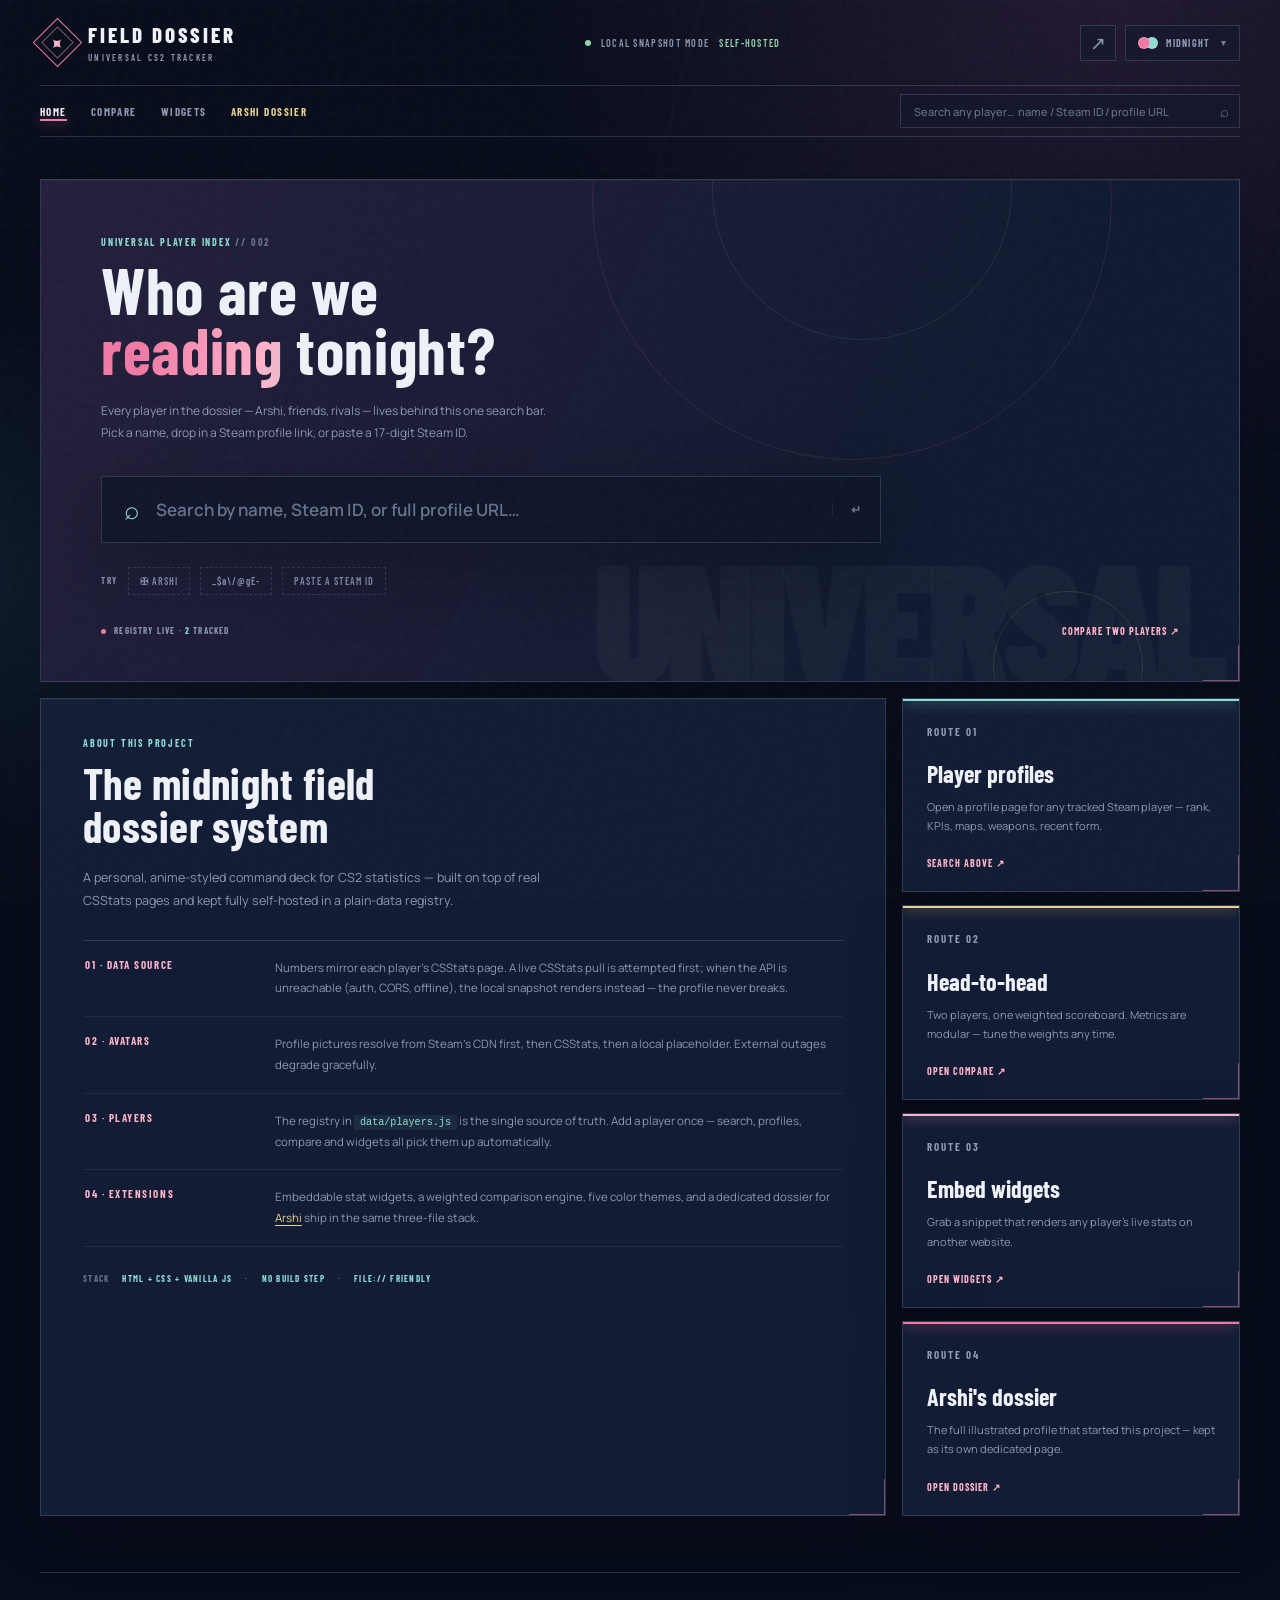
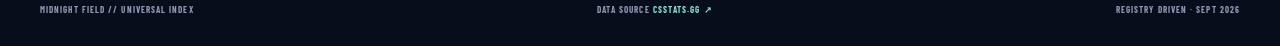
<file: index.html>
<!doctype html>
<html lang="en">
  <head>
    <meta charset="UTF-8" />
    <meta name="viewport" content="width=device-width, initial-scale=1.0" />
    <meta name="description" content="Midnight Field — a universal, anime-styled CS2 stat tracker. Search any player, compare two players, or embed live stat widgets." />
    <meta name="theme-color" content="#080d1b" />
    <title>MIDNIGHT FIELD // UNIVERSAL CS2 TRACKER</title>
    <script>
      (function () {
        try {
          var t = localStorage.getItem('arshi-theme') || 'midnight';
          var m = { midnight: '#080d1b', daybreak: '#f4efe6', synthwave: '#0d0416', forest: '#0a130d', terminal: '#0b0a07' }[t];
          document.documentElement.setAttribute('data-theme', t);
          if (m) document.querySelector('meta[name="theme-color"]').setAttribute('content', m);
        } catch (e) {}
      })();
    </script>
    <link rel="preconnect" href="https://fonts.googleapis.com" />
    <link rel="preconnect" href="https://fonts.gstatic.com" crossorigin />
    <link href="https://fonts.googleapis.com/css2?family=Barlow+Condensed:wght@400;500;600;700;800;900&family=Manrope:wght@400;500;600;700;800&display=swap" rel="stylesheet" />
    <link rel="stylesheet" href="styles.css" />
  </head>
  <body data-page="home">
    <a class="skip-link" href="#page-content">Skip to content</a>
    <div class="noise" aria-hidden="true"></div>
    <div class="page-shell">
      <header class="topbar">
        <a class="brand" href="index.html" aria-label="Midnight Field home">
          <span class="brand-mark">✦</span>
          <span><b>FIELD DOSSIER</b><small>UNIVERSAL CS2 TRACKER</small></span>
        </a>
        <div class="topbar-status"><i></i><span>LOCAL SNAPSHOT MODE</span><b>SELF-HOSTED</b></div>
        <div class="topbar-actions">
          <a class="icon-button" href="https://csstats.gg/player" target="_blank" rel="noreferrer" aria-label="Open CSStats">↗</a>
          <div class="theme-switch">
            <button class="theme-toggle" id="theme-toggle" type="button" aria-haspopup="true" aria-expanded="false" aria-label="Switch color theme">
              <span class="theme-swatch" aria-hidden="true"><i class="a"></i><i class="b"></i></span>
              <span class="theme-toggle-label" id="theme-toggle-label">MIDNIGHT</span>
              <span class="theme-caret" aria-hidden="true">▾</span>
            </button>
            <div class="theme-menu" id="theme-menu" role="menu" aria-label="Color themes">
              <p class="theme-menu-title">COLOR THEME</p>
              <button type="button" role="menuitem" data-theme="midnight"><i class="theme-dots" style="--a:#f07aa5;--b:#8eddd5"></i><span><b>MIDNIGHT</b><small>NEON SAKURA</small></span><em class="check">✓</em></button>
              <button type="button" role="menuitem" data-theme="daybreak"><i class="theme-dots" style="--a:#d64545;--b:#0e7a72"></i><span><b>DAYBREAK</b><small>WARM PAPER</small></span><em class="check">✓</em></button>
              <button type="button" role="menuitem" data-theme="synthwave"><i class="theme-dots" style="--a:#ff3ecf;--b:#21e6ff"></i><span><b>SYNTHWAVE</b><small>RETRO NEON</small></span><em class="check">✓</em></button>
              <button type="button" role="menuitem" data-theme="forest"><i class="theme-dots" style="--a:#e8914f;--b:#7fd8a4"></i><span><b>FOREST</b><small>DEEP MOSS</small></span><em class="check">✓</em></button>
              <button type="button" role="menuitem" data-theme="terminal"><i class="theme-dots" style="--a:#ffb64d;--b:#cfe3a8"></i><span><b>TERMINAL</b><small>PHOSPHOR CRT</small></span><em class="check">✓</em></button>
            </div>
          </div>
        </div>
      </header>

      <nav class="site-nav" aria-label="Primary">
        <div class="site-nav-links">
          <a class="site-link active" href="index.html" aria-current="page">HOME</a>
          <a class="site-link" href="compare.html">COMPARE</a>
          <a class="site-link" href="widgets.html">WIDGETS</a>
          <a class="site-link accent" href="arshi.html">ARSHI DOSSIER</a>
        </div>
        <div class="site-search">
          <input id="nav-search" type="search" placeholder="Search any player…  name / Steam ID / profile URL" autocomplete="off" role="combobox" aria-expanded="false" aria-label="Search players" />
          <div class="search-results" id="nav-search-results" role="listbox"></div>
        </div>
      </nav>

      <main id="page-content">
        <section class="home-hero panel" id="search">
          <div class="hero-rings" aria-hidden="true"><i></i><i></i><i></i></div>
          <p class="eyebrow">UNIVERSAL PLAYER INDEX <span>// 002</span></p>
          <h1 class="hero-title">Who are we<br /><strong>reading</strong> tonight?</h1>
          <p class="hero-sub">Every player in the dossier — Arshi, friends, rivals — lives behind this one search bar. Pick a name, drop in a Steam profile link, or paste a 17-digit Steam ID.</p>
          <div class="search-console">
            <span class="search-console-glyph" aria-hidden="true">⌕</span>
            <input id="home-search" type="search" placeholder="Search by name, Steam ID, or full profile URL…" autocomplete="off" role="combobox" aria-expanded="false" aria-controls="home-search-results" aria-label="Universal player search" />
            <span class="search-console-key" aria-hidden="true">↵</span>
            <div class="search-results large" id="home-search-results" role="listbox" aria-label="Player results"></div>
          </div>
          <div class="search-hints">
            <span>TRY</span>
            <button type="button" class="hint-chip" data-hint="Arshi">✠ ARSHI</button>
            <button type="button" class="hint-chip" data-hint="76561199556226328">_$a\/@gE-</button>
            <button type="button" class="hint-chip" data-hint="76561199524171843">PASTE A STEAM ID</button>
          </div>
          <div class="hero-foot"><span><i class="pulse"></i> REGISTRY LIVE · <b id="registry-count">2</b> TRACKED</span><a class="text-button" href="compare.html">COMPARE TWO PLAYERS ↗</a></div>
        </section>

        <div class="home-grid">
          <article class="about-panel panel">
            <p class="eyebrow">ABOUT THIS PROJECT</p>
            <h2>The midnight field<br />dossier system</h2>
            <p class="lede">A personal, anime-styled command deck for CS2 statistics — built on top of real CSStats pages and kept fully self-hosted in a plain-data registry.</p>
            <ul class="about-list">
              <li><b>01 · DATA SOURCE</b><span>Numbers mirror each player's CSStats page. A live CSStats pull is attempted first; when the API is unreachable (auth, CORS, offline), the local snapshot renders instead — the profile never breaks.</span></li>
              <li><b>02 · AVATARS</b><span>Profile pictures resolve from Steam's CDN first, then CSStats, then a local placeholder. External outages degrade gracefully.</span></li>
              <li><b>03 · PLAYERS</b><span>The registry in <code>data/players.js</code> is the single source of truth. Add a player once — search, profiles, compare and widgets all pick them up automatically.</span></li>
              <li><b>04 · EXTENSIONS</b><span>Embeddable stat widgets, a weighted comparison engine, five color themes, and a dedicated dossier for <a href="arshi.html">Arshi</a> ship in the same three-file stack.</span></li>
            </ul>
            <footer class="about-foot"><span>STACK</span><b>HTML + CSS + VANILLA JS</b><span>·</span><b>NO BUILD STEP</b><span>·</span><b>FILE:// FRIENDLY</b></footer>
          </article>
          <aside class="side-panel">
            <article class="side-card panel accent-cyan">
              <p class="eyebrow">ROUTE 01</p>
              <h3>Player profiles</h3>
              <p>Open a profile page for any tracked Steam player — rank, KPIs, maps, weapons, recent form.</p>
              <a class="text-button" href="#search">SEARCH ABOVE ↗</a>
            </article>
            <article class="side-card panel accent-yellow">
              <p class="eyebrow">ROUTE 02</p>
              <h3>Head-to-head</h3>
              <p>Two players, one weighted scoreboard. Metrics are modular — tune the weights any time.</p>
              <a class="text-button" href="compare.html">OPEN COMPARE ↗</a>
            </article>
            <article class="side-card panel accent-violet">
              <p class="eyebrow">ROUTE 03</p>
              <h3>Embed widgets</h3>
              <p>Grab a snippet that renders any player's live stats on another website.</p>
              <a class="text-button" href="widgets.html">OPEN WIDGETS ↗</a>
            </article>
            <article class="side-card panel accent-pink">
              <p class="eyebrow">ROUTE 04</p>
              <h3>Arshi's dossier</h3>
              <p>The full illustrated profile that started this project — kept as its own dedicated page.</p>
              <a class="text-button" href="arshi.html">OPEN DOSSIER ↗</a>
            </article>
          </aside>
        </div>
      </main>

      <footer class="footer"><span>MIDNIGHT FIELD // UNIVERSAL INDEX</span><span>DATA SOURCE <a href="https://csstats.gg/player" target="_blank" rel="noreferrer">CSSTATS.GG ↗</a></span><span>REGISTRY DRIVEN · SEPT 2026</span></footer>
    </div>
    <script src="data/players.js"></script>
    <script src="js/common.js"></script>
    <script src="js/home.js"></script>
  </body>
</html>
</file>
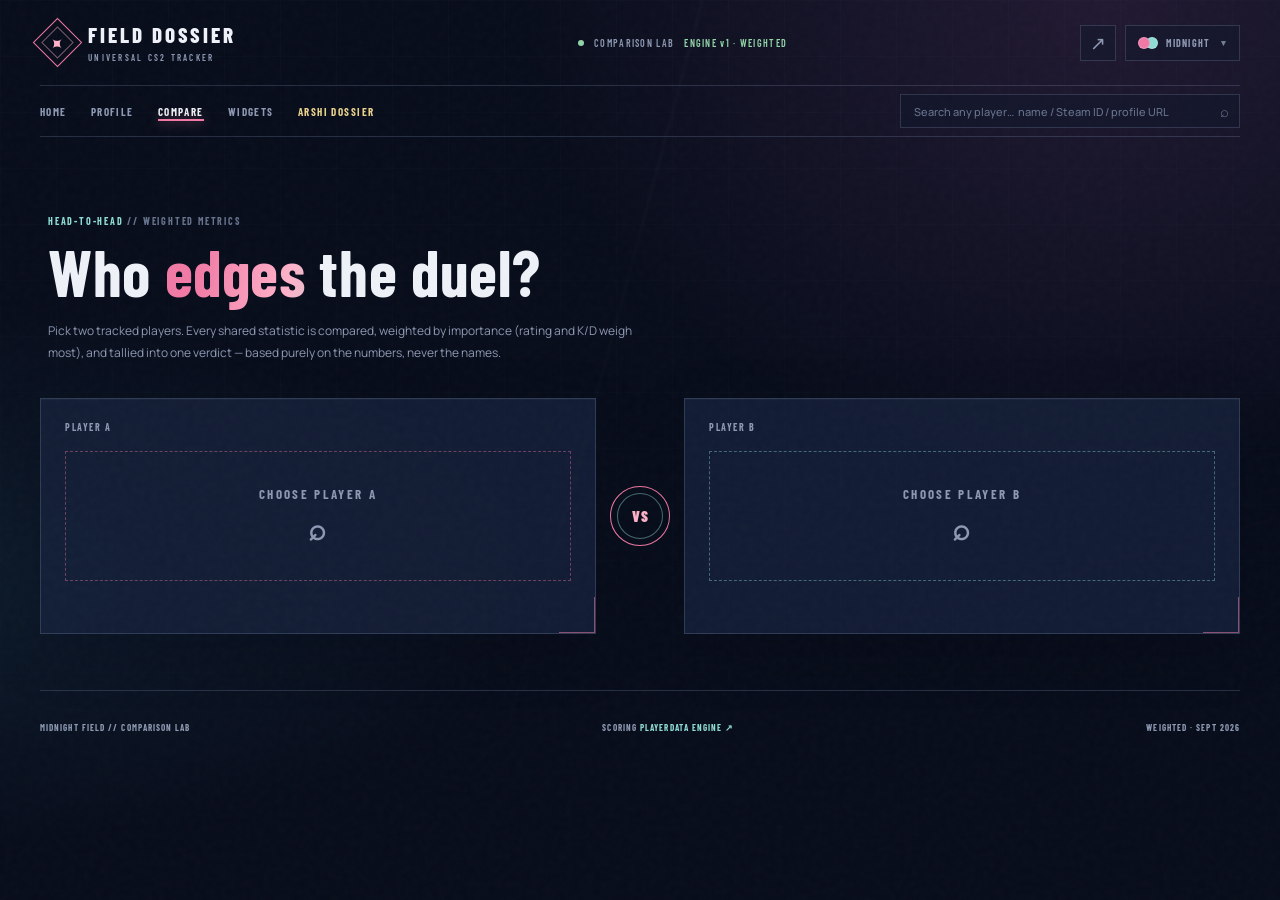
<file: compare.html>
<!doctype html>
<html lang="en">
  <head>
    <meta charset="UTF-8" />
    <meta name="viewport" content="width=device-width, initial-scale=1.0" />
    <meta name="description" content="Compare two CS2 players side by side — weighted, modular scoring across rating, K/D, ADR, win rate, and more." />
    <meta name="theme-color" content="#080d1b" />
    <title>HEAD-TO-HEAD // MIDNIGHT FIELD</title>
    <script>
      (function () {
        try {
          var t = localStorage.getItem('arshi-theme') || 'midnight';
          var m = { midnight: '#080d1b', daybreak: '#f4efe6', synthwave: '#0d0416', forest: '#0a130d', terminal: '#0b0a07' }[t];
          document.documentElement.setAttribute('data-theme', t);
          if (m) document.querySelector('meta[name="theme-color"]').setAttribute('content', m);
        } catch (e) {}
      })();
    </script>
    <link rel="preconnect" href="https://fonts.googleapis.com" />
    <link rel="preconnect" href="https://fonts.gstatic.com" crossorigin />
    <link href="https://fonts.googleapis.com/css2?family=Barlow+Condensed:wght@400;500;600;700;800;900&family=Manrope:wght@400;500;600;700;800&display=swap" rel="stylesheet" />
    <link rel="stylesheet" href="styles.css" />
  </head>
  <body data-page="compare">
    <a class="skip-link" href="#compare-content">Skip to comparison</a>
    <div class="noise" aria-hidden="true"></div>
    <div class="page-shell">
      <header class="topbar">
        <a class="brand" href="index.html" aria-label="Midnight Field home">
          <span class="brand-mark">✦</span>
          <span><b>FIELD DOSSIER</b><small>UNIVERSAL CS2 TRACKER</small></span>
        </a>
        <div class="topbar-status"><i></i><span>COMPARISON LAB</span><b>ENGINE v1 · WEIGHTED</b></div>
        <div class="topbar-actions">
          <a class="icon-button" href="https://csstats.gg/player" target="_blank" rel="noreferrer" aria-label="Open CSStats">↗</a>
          <div class="theme-switch">
            <button class="theme-toggle" id="theme-toggle" type="button" aria-haspopup="true" aria-expanded="false" aria-label="Switch color theme">
              <span class="theme-swatch" aria-hidden="true"><i class="a"></i><i class="b"></i></span>
              <span class="theme-toggle-label" id="theme-toggle-label">MIDNIGHT</span>
              <span class="theme-caret" aria-hidden="true">▾</span>
            </button>
            <div class="theme-menu" id="theme-menu" role="menu" aria-label="Color themes">
              <p class="theme-menu-title">COLOR THEME</p>
              <button type="button" role="menuitem" data-theme="midnight"><i class="theme-dots" style="--a:#f07aa5;--b:#8eddd5"></i><span><b>MIDNIGHT</b><small>NEON SAKURA</small></span><em class="check">✓</em></button>
              <button type="button" role="menuitem" data-theme="daybreak"><i class="theme-dots" style="--a:#d64545;--b:#0e7a72"></i><span><b>DAYBREAK</b><small>WARM PAPER</small></span><em class="check">✓</em></button>
              <button type="button" role="menuitem" data-theme="synthwave"><i class="theme-dots" style="--a:#ff3ecf;--b:#21e6ff"></i><span><b>SYNTHWAVE</b><small>RETRO NEON</small></span><em class="check">✓</em></button>
              <button type="button" role="menuitem" data-theme="forest"><i class="theme-dots" style="--a:#e8914f;--b:#7fd8a4"></i><span><b>FOREST</b><small>DEEP MOSS</small></span><em class="check">✓</em></button>
              <button type="button" role="menuitem" data-theme="terminal"><i class="theme-dots" style="--a:#ffb64d;--b:#cfe3a8"></i><span><b>TERMINAL</b><small>PHOSPHOR CRT</small></span><em class="check">✓</em></button>
            </div>
          </div>
        </div>
      </header>

      <nav class="site-nav" aria-label="Primary">
        <div class="site-nav-links">
          <a class="site-link" href="index.html">HOME</a>
          <a class="site-link" href="player.html">PROFILE</a>
          <a class="site-link active" href="compare.html" aria-current="page">COMPARE</a>
          <a class="site-link" href="widgets.html">WIDGETS</a>
          <a class="site-link accent" href="arshi.html">ARSHI DOSSIER</a>
        </div>
        <div class="site-search">
          <input id="nav-search" type="search" placeholder="Search any player…  name / Steam ID / profile URL" autocomplete="off" role="combobox" aria-expanded="false" aria-label="Search players" />
          <div class="search-results" id="nav-search-results" role="listbox"></div>
        </div>
      </nav>

      <main id="compare-content">
        <section class="vs-stage">
          <p class="eyebrow">HEAD-TO-HEAD <span>// WEIGHTED METRICS</span></p>
          <h1 class="vs-title">Who <strong>edges</strong> the duel?</h1>
          <p class="vs-sub">Pick two tracked players. Every shared statistic is compared, weighted by importance (rating and K/D weigh most), and tallied into one verdict — based purely on the numbers, never the names.</p>
        </section>

        <section class="vs-grid">
          <article class="vs-slot panel" id="slot-a" data-slot="a" aria-label="Player A">
            <div class="panel-heading"><span>PLAYER A</span><button class="text-button slot-clear" type="button" hidden>CLEAR ✕</button></div>
            <div class="slot-body"><div class="slot-placeholder">CHOOSE PLAYER A <span>⌕</span></div><div class="slot-picker" hidden></div></div>
          </article>
          <div class="vs-medallion" aria-hidden="true"><span>VS</span></div>
          <article class="vs-slot panel" id="slot-b" data-slot="b" aria-label="Player B">
            <div class="panel-heading"><span>PLAYER B</span><button class="text-button slot-clear" type="button" hidden>CLEAR ✕</button></div>
            <div class="slot-body"><div class="slot-placeholder">CHOOSE PLAYER B <span>⌕</span></div><div class="slot-picker" hidden></div></div>
          </article>
        </section>

        <section class="vs-output" id="vs-output" hidden>
          <article class="verdict panel" id="verdict"></article>
          <article class="table-card panel vs-table">
            <div class="card-heading"><div><p class="eyebrow">METRIC SCOREBOARD</p><h2>Stat by stat</h2></div><span class="table-note" id="vs-table-note"></span></div>
            <div class="vs-rows" id="vs-rows"></div>
          </article>
          <p class="vs-engine-note"><b>ENGINE NOTES</b> — Scoring is modular: metric weights live in <code>COMPARISON_METRICS</code> inside <code>data/players.js</code>. Adjust a weight, add a metric, or set <code>higherIsBetter:false</code> without touching any page. Rows marked <em>no data</em> are reported but excluded from the tally.</p>
        </section>
      </main>

      <footer class="footer"><span>MIDNIGHT FIELD // COMPARISON LAB</span><span>SCORING <a href="index.html" >PLAYERDATA ENGINE ↗</a></span><span>WEIGHTED · SEPT 2026</span></footer>
    </div>
    <div class="toast" id="toast" role="status" aria-live="polite"></div>
    <script src="data/players.js"></script>
    <script src="js/common.js"></script>
    <script src="js/compare-page.js"></script>
  </body>
</html>
</file>
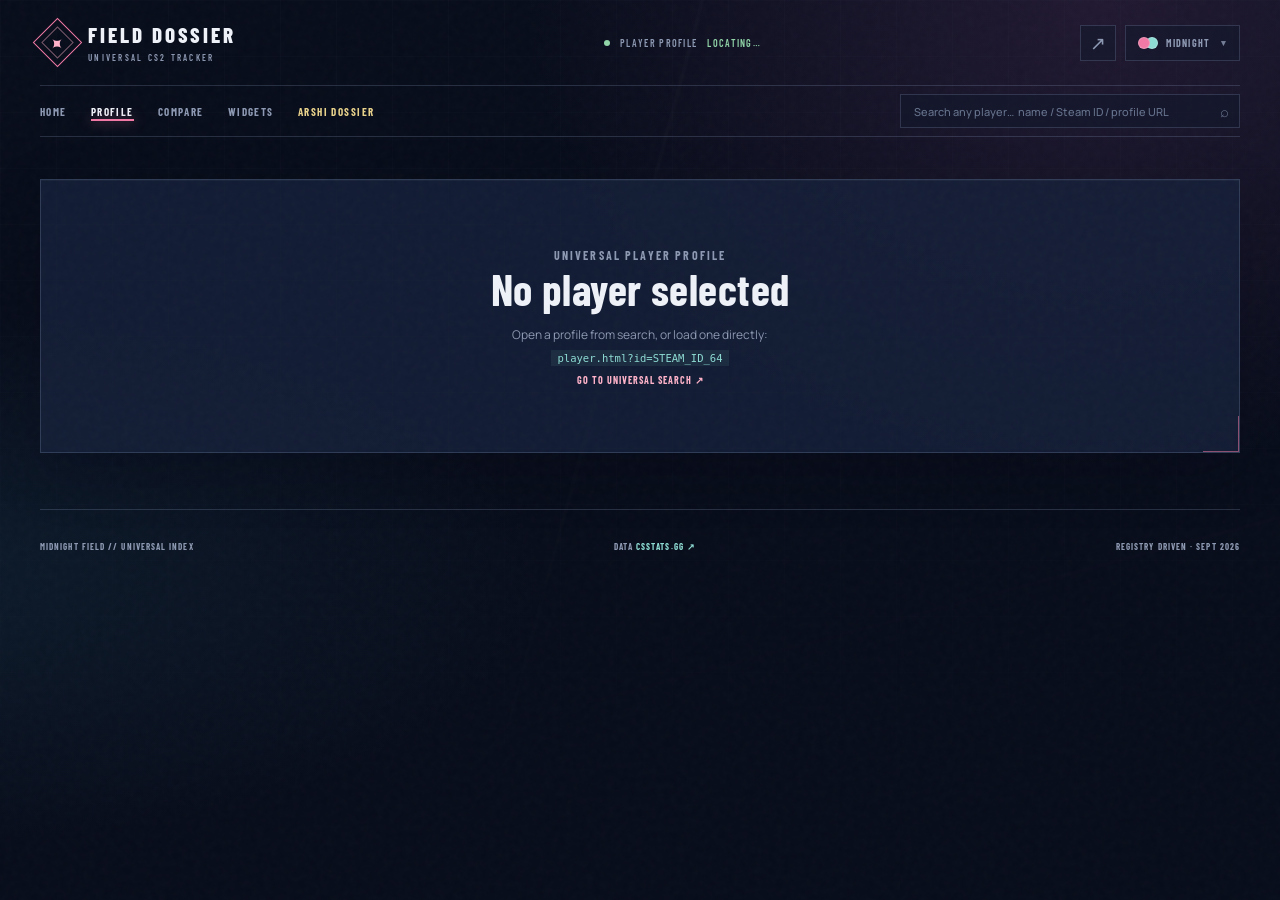
<file: player.html>
<!doctype html>
<html lang="en">
  <head>
    <meta charset="UTF-8" />
    <meta name="viewport" content="width=device-width, initial-scale=1.0" />
    <meta name="description" content="Dynamic CS2 player profile — rank, KPIs, maps, weapons and recent form for any tracked Steam player." />
    <meta name="theme-color" content="#080d1b" />
    <title>PLAYER PROFILE // MIDNIGHT FIELD</title>
    <script>
      (function () {
        try {
          var t = localStorage.getItem('arshi-theme') || 'midnight';
          var m = { midnight: '#080d1b', daybreak: '#f4efe6', synthwave: '#0d0416', forest: '#0a130d', terminal: '#0b0a07' }[t];
          document.documentElement.setAttribute('data-theme', t);
          if (m) document.querySelector('meta[name="theme-color"]').setAttribute('content', m);
        } catch (e) {}
      })();
    </script>
    <link rel="preconnect" href="https://fonts.googleapis.com" />
    <link rel="preconnect" href="https://fonts.gstatic.com" crossorigin />
    <link href="https://fonts.googleapis.com/css2?family=Barlow+Condensed:wght@400;500;600;700;800;900&family=Manrope:wght@400;500;600;700;800&display=swap" rel="stylesheet" />
    <link rel="stylesheet" href="styles.css" />
  </head>
  <body data-page="player">
    <a class="skip-link" href="#player-content">Skip to player profile</a>
    <div class="noise" aria-hidden="true"></div>
    <div class="page-shell">
      <header class="topbar">
        <a class="brand" href="index.html" aria-label="Midnight Field home">
          <span class="brand-mark">✦</span>
          <span><b>FIELD DOSSIER</b><small>UNIVERSAL CS2 TRACKER</small></span>
        </a>
        <div class="topbar-status"><i></i><span>PLAYER PROFILE</span><b id="profile-source">LOCATING…</b></div>
        <div class="topbar-actions">
          <a class="icon-button" href="https://csstats.gg/player" target="_blank" rel="noreferrer" aria-label="Open CSStats">↗</a>
          <div class="theme-switch">
            <button class="theme-toggle" id="theme-toggle" type="button" aria-haspopup="true" aria-expanded="false" aria-label="Switch color theme">
              <span class="theme-swatch" aria-hidden="true"><i class="a"></i><i class="b"></i></span>
              <span class="theme-toggle-label" id="theme-toggle-label">MIDNIGHT</span>
              <span class="theme-caret" aria-hidden="true">▾</span>
            </button>
            <div class="theme-menu" id="theme-menu" role="menu" aria-label="Color themes">
              <p class="theme-menu-title">COLOR THEME</p>
              <button type="button" role="menuitem" data-theme="midnight"><i class="theme-dots" style="--a:#f07aa5;--b:#8eddd5"></i><span><b>MIDNIGHT</b><small>NEON SAKURA</small></span><em class="check">✓</em></button>
              <button type="button" role="menuitem" data-theme="daybreak"><i class="theme-dots" style="--a:#d64545;--b:#0e7a72"></i><span><b>DAYBREAK</b><small>WARM PAPER</small></span><em class="check">✓</em></button>
              <button type="button" role="menuitem" data-theme="synthwave"><i class="theme-dots" style="--a:#ff3ecf;--b:#21e6ff"></i><span><b>SYNTHWAVE</b><small>RETRO NEON</small></span><em class="check">✓</em></button>
              <button type="button" role="menuitem" data-theme="forest"><i class="theme-dots" style="--a:#e8914f;--b:#7fd8a4"></i><span><b>FOREST</b><small>DEEP MOSS</small></span><em class="check">✓</em></button>
              <button type="button" role="menuitem" data-theme="terminal"><i class="theme-dots" style="--a:#ffb64d;--b:#cfe3a8"></i><span><b>TERMINAL</b><small>PHOSPHOR CRT</small></span><em class="check">✓</em></button>
            </div>
          </div>
        </div>
      </header>

      <nav class="site-nav" aria-label="Primary">
        <div class="site-nav-links">
          <a class="site-link" href="index.html">HOME</a>
          <a class="site-link active" href="player.html" aria-current="page">PROFILE</a>
          <a class="site-link" href="compare.html">COMPARE</a>
          <a class="site-link" href="widgets.html">WIDGETS</a>
          <a class="site-link accent" href="arshi.html">ARSHI DOSSIER</a>
        </div>
        <div class="site-search">
          <input id="nav-search" type="search" placeholder="Search any player…  name / Steam ID / profile URL" autocomplete="off" role="combobox" aria-expanded="false" aria-label="Search players" />
          <div class="search-results" id="nav-search-results" role="listbox"></div>
        </div>
      </nav>

      <main id="player-content">
        <div class="load-stage" id="load-stage" aria-live="polite">
          <div class="load-ring" aria-hidden="true"></div>
          <p>LOCATING PLAYER IN REGISTRY…</p>
          <span>consulting CSStats · steam · local snapshots</span>
        </div>
        <div id="player-root" hidden></div>
      </main>

      <footer class="footer"><span>MIDNIGHT FIELD // UNIVERSAL INDEX</span><span>DATA <a id="footer-source" href="https://csstats.gg/player" target="_blank" rel="noreferrer">CSSTATS.GG ↗</a></span><span>REGISTRY DRIVEN · SEPT 2026</span></footer>
    </div>
    <div class="toast" id="toast" role="status" aria-live="polite"></div>
    <script src="data/players.js"></script>
    <script src="js/common.js"></script>
    <script src="js/player-page.js"></script>
  </body>
</html>
</file>
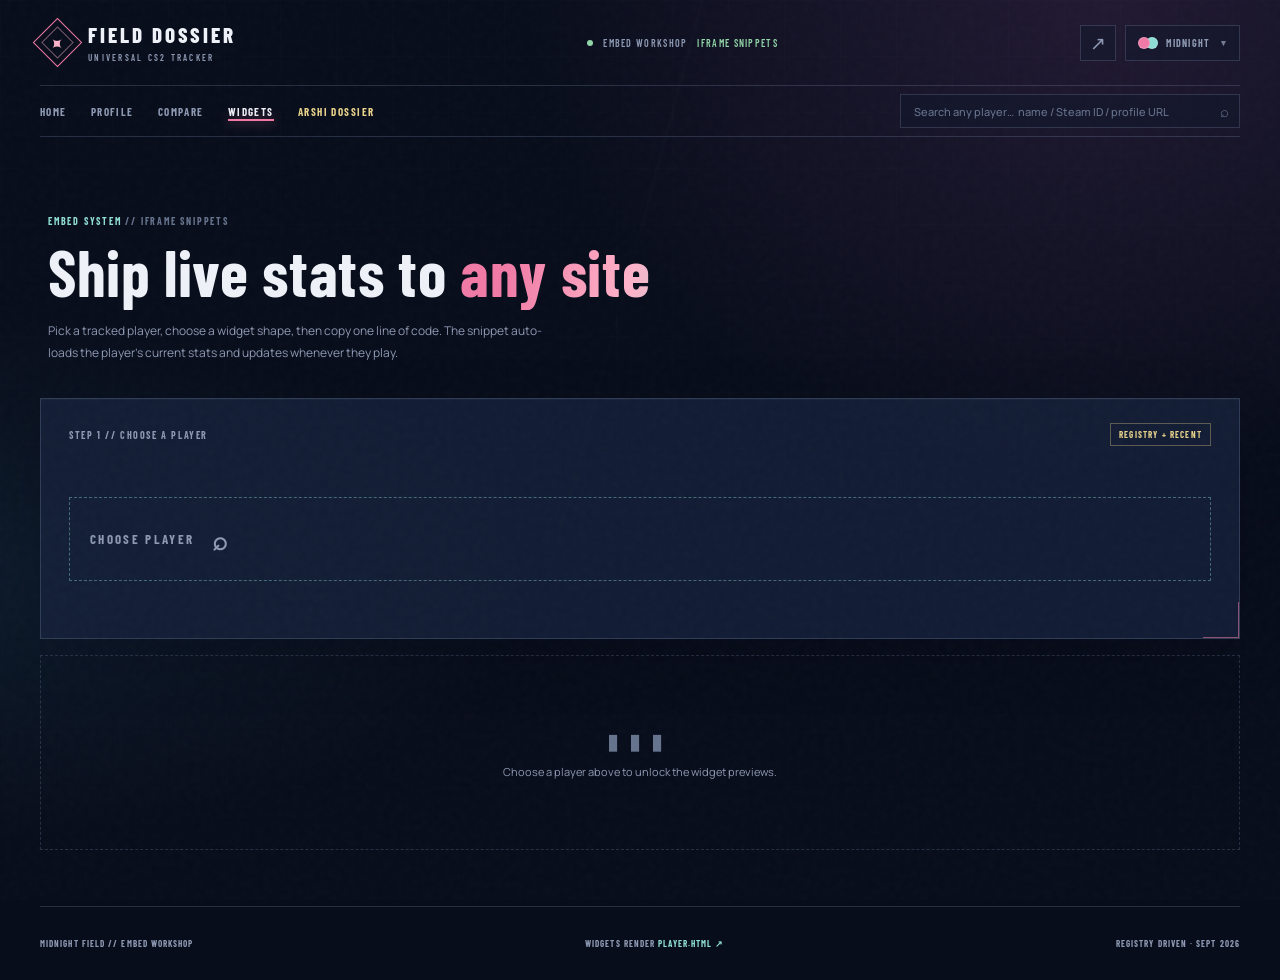
<file: widgets.html>
<!doctype html>
<html lang="en">
  <head>
    <meta charset="UTF-8" />
    <meta name="viewport" content="width=device-width, initial-scale=1.0" />
    <meta name="description" content="Pre-built embeddable CS2 stat widgets — pick a player, choose a widget, copy the iframe code into any website." />
    <meta name="theme-color" content="#080d1b" />
    <title>EMBED WIDGETS // MIDNIGHT FIELD</title>
    <script>
      (function () {
        try {
          var t = localStorage.getItem('arshi-theme') || 'midnight';
          var m = { midnight: '#080d1b', daybreak: '#f4efe6', synthwave: '#0d0416', forest: '#0a130d', terminal: '#0b0a07' }[t];
          document.documentElement.setAttribute('data-theme', t);
          if (m) document.querySelector('meta[name="theme-color"]').setAttribute('content', m);
        } catch (e) {}
      })();
    </script>
    <link rel="preconnect" href="https://fonts.googleapis.com" />
    <link rel="preconnect" href="https://fonts.gstatic.com" crossorigin />
    <link href="https://fonts.googleapis.com/css2?family=Barlow+Condensed:wght@400;500;600;700;800;900&family=Manrope:wght@400;500;600;700;800&display=swap" rel="stylesheet" />
    <link rel="stylesheet" href="styles.css" />
  </head>
  <body data-page="widgets">
    <a class="skip-link" href="#widgets-content">Skip to widgets</a>
    <div class="noise" aria-hidden="true"></div>
    <div class="page-shell">
      <header class="topbar">
        <a class="brand" href="index.html" aria-label="Midnight Field home">
          <span class="brand-mark">✦</span>
          <span><b>FIELD DOSSIER</b><small>UNIVERSAL CS2 TRACKER</small></span>
        </a>
        <div class="topbar-status"><i></i><span>EMBED WORKSHOP</span><b>IFRAME SNIPPETS</b></div>
        <div class="topbar-actions">
          <a class="icon-button" href="https://csstats.gg/player" target="_blank" rel="noreferrer" aria-label="Open CSStats">↗</a>
          <div class="theme-switch">
            <button class="theme-toggle" id="theme-toggle" type="button" aria-haspopup="true" aria-expanded="false" aria-label="Switch color theme">
              <span class="theme-swatch" aria-hidden="true"><i class="a"></i><i class="b"></i></span>
              <span class="theme-toggle-label" id="theme-toggle-label">MIDNIGHT</span>
              <span class="theme-caret" aria-hidden="true">▾</span>
            </button>
            <div class="theme-menu" id="theme-menu" role="menu" aria-label="Color themes">
              <p class="theme-menu-title">COLOR THEME</p>
              <button type="button" role="menuitem" data-theme="midnight"><i class="theme-dots" style="--a:#f07aa5;--b:#8eddd5"></i><span><b>MIDNIGHT</b><small>NEON SAKURA</small></span><em class="check">✓</em></button>
              <button type="button" role="menuitem" data-theme="daybreak"><i class="theme-dots" style="--a:#d64545;--b:#0e7a72"></i><span><b>DAYBREAK</b><small>WARM PAPER</small></span><em class="check">✓</em></button>
              <button type="button" role="menuitem" data-theme="synthwave"><i class="theme-dots" style="--a:#ff3ecf;--b:#21e6ff"></i><span><b>SYNTHWAVE</b><small>RETRO NEON</small></span><em class="check">✓</em></button>
              <button type="button" role="menuitem" data-theme="forest"><i class="theme-dots" style="--a:#e8914f;--b:#7fd8a4"></i><span><b>FOREST</b><small>DEEP MOSS</small></span><em class="check">✓</em></button>
              <button type="button" role="menuitem" data-theme="terminal"><i class="theme-dots" style="--a:#ffb64d;--b:#cfe3a8"></i><span><b>TERMINAL</b><small>PHOSPHOR CRT</small></span><em class="check">✓</em></button>
            </div>
          </div>
        </div>
      </header>

      <nav class="site-nav" aria-label="Primary">
        <div class="site-nav-links">
          <a class="site-link" href="index.html">HOME</a>
          <a class="site-link" href="player.html">PROFILE</a>
          <a class="site-link" href="compare.html">COMPARE</a>
          <a class="site-link active" href="widgets.html" aria-current="page">WIDGETS</a>
          <a class="site-link accent" href="arshi.html">ARSHI DOSSIER</a>
        </div>
        <div class="site-search">
          <input id="nav-search" type="search" placeholder="Search any player…  name / Steam ID / profile URL" autocomplete="off" role="combobox" aria-expanded="false" aria-label="Search players" />
          <div class="search-results" id="nav-search-results" role="listbox"></div>
        </div>
      </nav>

      <main id="widgets-content">
        <section class="wg-stage">
          <p class="eyebrow">EMBED SYSTEM <span>// IFRAME SNIPPETS</span></p>
          <h1 class="wg-title">Ship live stats to <strong>any site</strong></h1>
          <p class="wg-sub">Pick a tracked player, choose a widget shape, then copy one line of code. The snippet auto-loads the player's current stats and updates whenever they play.</p>
        </section>

        <section class="wg-player panel" id="wg-player-panel">
          <div class="panel-heading"><span>STEP 1 // CHOOSE A PLAYER</span><span class="season-chip">REGISTRY + RECENT</span></div>
          <div class="wg-player-body">
            <div class="slot-body">
              <div class="slot-placeholder wg-placeholder" id="wg-pick" role="button" tabindex="0">CHOOSE PLAYER <span>⌕</span></div>
              <div class="slot-picker" id="wg-picker" hidden>
                <input id="wg-search" type="search" placeholder="Search by name, Steam ID, or URL…" autocomplete="off" role="combobox" aria-expanded="false" aria-label="Pick a player for widgets" />
                <div class="search-results" id="wg-search-results" role="listbox"></div>
              </div>
            </div>
            <div class="wg-player-note" id="wg-player-note" hidden></div>
          </div>
        </section>

        <section class="widget-gallery" id="widget-gallery" aria-live="polite">
          <div class="wg-message" id="wg-message"><span class="wg-ghost">▮▮▮</span><p>Choose a player above to unlock the widget previews.</p></div>
        </section>
      </main>

      <footer class="footer"><span>MIDNIGHT FIELD // EMBED WORKSHOP</span><span>WIDGETS RENDER <a href="player.html" >PLAYER.HTML ↗</a></span><span>REGISTRY DRIVEN · SEPT 2026</span></footer>
    </div>

    <div class="modal-backdrop" id="embed-modal" hidden>
      <div class="modal panel" role="dialog" aria-modal="true" aria-labelledby="embed-modal-title">
        <div class="modal-head"><p class="eyebrow">WIDGET CODE</p><button class="modal-close" id="embed-modal-close" type="button" aria-label="Close">✕</button></div>
        <h2 id="embed-modal-title">Embed this widget</h2>
        <p class="modal-desc" id="embed-modal-desc"></p>
        <div class="code-block"><pre id="embed-code" tabindex="0"></pre><button class="copy-button" id="embed-copy" type="button">COPY CODE</button></div>
        <p class="modal-note" id="embed-note"></p>
        <div class="empty-actions"><a class="hero-cta" id="embed-preview-link" href="#" target="_blank" rel="noreferrer">OPEN PREVIEW ↗</a><button class="hero-cta ghost" id="embed-done" type="button">DONE</button></div>
      </div>
    </div>
    <div class="toast" id="toast" role="status" aria-live="polite"></div>
    <script src="data/players.js"></script>
    <script src="js/common.js"></script>
    <script src="js/widgets-page.js"></script>
  </body>
</html>
</file>
<file: styles.css>
/* ============================================================
   ARSHI // MIDNIGHT FIELD DOSSIER — styles
   Theming: every color is a CSS custom property. The default
   (midnight) lives on :root; the other four themes override via
   html[data-theme="..."]. Animations are triggered by
   .in-view (IntersectionObserver), body.is-loaded (skeleton
   handoff) and :hover micro-interactions.
   ============================================================ */

:root {
  --ink: #080d1b;
  --ink-soft: #0d1426;
  --panel: #111a2e;
  --panel-raised: #17223b;
  --panel-wash: rgba(22, 34, 59, .78);
  --line: rgba(161, 181, 219, .2);
  --line-soft: rgba(161, 181, 219, .1);
  --paper: #eef2f8;
  --muted: #8d99b2;
  --muted-deep: #66738d;
  --sakura: #f07aa5;
  --sakura-soft: #ffb3ca;
  --aqua: #8eddd5;
  --gold: #e8d28b;
  --success: #91d5a8;
  --track: #252e43;
  --btn-bg: rgba(17, 26, 46, .45);
  --tile-bg: rgba(255, 255, 255, .025);
  --watermark: rgba(255, 255, 255, .035);
  --rank-bg: rgba(17, 26, 46, .92);
  --callout-bg: rgba(240, 122, 165, .06);
  --glow-a: rgba(86, 51, 97, .32);
  --glow-b: rgba(35, 87, 111, .2);
  --grid-line: rgba(141, 153, 178, .055);
  --grid-accent: rgba(255, 255, 255, .035);
  --grid-accent-b: rgba(240, 122, 165, .035);
  --profile-grad-a: rgba(38, 31, 60, .94);
  --profile-grad-b: rgba(16, 26, 48, .88);
  --shadow: rgba(3, 8, 20, .18);
  --shadow-strong: rgba(3, 8, 20, .32);
  --display: "Barlow Condensed", sans-serif;
  --body: "Manrope", sans-serif;
  --ease: cubic-bezier(.22, .8, .22, 1);
}

/* ---- THEME: DAYBREAK (warm paper / light) ------------------- */
html[data-theme="daybreak"] {
  --ink: #f4efe6;
  --ink-soft: #ece4d4;
  --panel: #ffffff;
  --panel-raised: #fffdf7;
  --panel-wash: rgba(255, 255, 255, .78);
  --line: rgba(30, 42, 71, .16);
  --line-soft: rgba(30, 42, 71, .08);
  --paper: #232a3a;
  --muted: #67718a;
  --muted-deep: #97a0b2;
  --sakura: #d64545;
  --sakura-soft: #e0775c;
  --aqua: #0e7a72;
  --gold: #b0782e;
  --success: #3f8f5e;
  --track: #e2dbc9;
  --btn-bg: rgba(255, 255, 255, .7);
  --tile-bg: rgba(35, 42, 58, .035);
  --watermark: rgba(35, 42, 58, .05);
  --rank-bg: rgba(255, 253, 247, .9);
  --callout-bg: rgba(214, 69, 69, .07);
  --glow-a: rgba(214, 69, 69, .1);
  --glow-b: rgba(14, 122, 114, .09);
  --grid-line: rgba(35, 42, 58, .07);
  --grid-accent: rgba(35, 42, 58, .03);
  --grid-accent-b: rgba(214, 69, 69, .05);
  --profile-grad-a: rgba(255, 253, 247, .96);
  --profile-grad-b: rgba(244, 239, 230, .92);
  --shadow: rgba(84, 72, 48, .14);
  --shadow-strong: rgba(84, 72, 48, .24);
}

/* ---- THEME: SYNTHWAVE (retro neon on deep violet) ------------ */
html[data-theme="synthwave"] {
  --ink: #0d0416;
  --ink-soft: #150826;
  --panel: #1d0c33;
  --panel-raised: #291243;
  --panel-wash: rgba(31, 13, 55, .8);
  --line: rgba(255, 110, 199, .24);
  --line-soft: rgba(255, 110, 199, .12);
  --paper: #f9eefd;
  --muted: #a68ac4;
  --muted-deep: #6e5490;
  --sakura: #ff3ecf;
  --sakura-soft: #ff9df0;
  --aqua: #21e6ff;
  --gold: #ffe14d;
  --success: #55ffa0;
  --track: #2c1450;
  --btn-bg: rgba(29, 12, 51, .5);
  --tile-bg: rgba(255, 255, 255, .03);
  --watermark: rgba(255, 255, 255, .045);
  --rank-bg: rgba(29, 12, 51, .94);
  --callout-bg: rgba(255, 62, 207, .09);
  --glow-a: rgba(255, 62, 207, .3);
  --glow-b: rgba(33, 230, 255, .2);
  --grid-line: rgba(255, 110, 199, .07);
  --grid-accent: rgba(255, 255, 255, .03);
  --grid-accent-b: rgba(33, 230, 255, .05);
  --profile-grad-a: rgba(52, 18, 92, .94);
  --profile-grad-b: rgba(24, 9, 44, .9);
  --shadow: rgba(0, 0, 0, .4);
  --shadow-strong: rgba(0, 0, 0, .55);
}

/* ---- THEME: FOREST (deep moss / organic) --------------------- */
html[data-theme="forest"] {
  --ink: #0a130d;
  --ink-soft: #0f1e15;
  --panel: #13271a;
  --panel-raised: #1a3524;
  --panel-wash: rgba(21, 44, 29, .82);
  --line: rgba(168, 214, 178, .2);
  --line-soft: rgba(168, 214, 178, .1);
  --paper: #eef6ec;
  --muted: #96ab94;
  --muted-deep: #6c806b;
  --sakura: #e8914f;
  --sakura-soft: #ffcf9e;
  --aqua: #7fd8a4;
  --gold: #d9c47a;
  --success: #9be3a8;
  --track: #1e3a28;
  --btn-bg: rgba(19, 39, 26, .5);
  --tile-bg: rgba(255, 255, 255, .03);
  --watermark: rgba(255, 255, 255, .04);
  --rank-bg: rgba(19, 39, 26, .94);
  --callout-bg: rgba(232, 145, 79, .08);
  --glow-a: rgba(127, 216, 164, .18);
  --glow-b: rgba(232, 145, 79, .14);
  --grid-line: rgba(168, 214, 178, .05);
  --grid-accent: rgba(255, 255, 255, .03);
  --grid-accent-b: rgba(232, 145, 79, .04);
  --profile-grad-a: rgba(28, 58, 39, .94);
  --profile-grad-b: rgba(13, 28, 19, .9);
  --shadow: rgba(0, 0, 0, .35);
  --shadow-strong: rgba(0, 0, 0, .5);
}

/* ---- THEME: TERMINAL (phosphor amber CRT / mono) ------------- */
html[data-theme="terminal"] {
  --ink: #0b0a07;
  --ink-soft: #141209;
  --panel: #17150c;
  --panel-raised: #201d10;
  --panel-wash: rgba(23, 21, 12, .86);
  --line: rgba(255, 191, 87, .22);
  --line-soft: rgba(255, 191, 87, .1);
  --paper: #f6e8c3;
  --muted: #a3956c;
  --muted-deep: #6f644a;
  --sakura: #ffb64d;
  --sakura-soft: #ffd68a;
  --aqua: #cfe3a8;
  --gold: #ffb64d;
  --success: #9be28f;
  --track: #26210f;
  --btn-bg: rgba(23, 21, 12, .55);
  --tile-bg: rgba(255, 255, 255, .025);
  --watermark: rgba(255, 255, 255, .04);
  --rank-bg: rgba(23, 21, 12, .94);
  --callout-bg: rgba(255, 182, 77, .07);
  --glow-a: rgba(255, 182, 77, .14);
  --glow-b: rgba(207, 227, 168, .1);
  --grid-line: rgba(255, 191, 87, .05);
  --grid-accent: rgba(255, 191, 87, .05);
  --grid-accent-b: rgba(255, 182, 77, .04);
  --profile-grad-a: rgba(38, 33, 14, .94);
  --profile-grad-b: rgba(18, 16, 9, .92);
  --shadow: rgba(0, 0, 0, .4);
  --shadow-strong: rgba(0, 0, 0, .55);
  --display: "Courier New", ui-monospace, SFMono-Regular, Menlo, monospace;
  --body: "Courier New", ui-monospace, SFMono-Regular, Menlo, monospace;
}

/* ============================================================ */
* { box-sizing: border-box; }
html { scroll-behavior: smooth; }
.skip-link { position: fixed; top: 12px; left: 12px; z-index: 30; padding: 10px 13px; color: var(--ink); background: var(--sakura-soft); font: 700 11px var(--display); letter-spacing: .08em; transform: translateY(-160%); transition: transform .2s var(--ease); }
.skip-link:focus { transform: translateY(0); }
body {
  min-width: 320px;
  margin: 0;
  overflow-x: hidden;
  color: var(--paper);
  background: var(--ink);
  font-family: var(--body);
  font-size: 13px;
  transition: background .45s var(--ease), color .45s var(--ease);
}
button, a { font: inherit; }
button { color: inherit; }
a { color: inherit; text-decoration: none; }
button:focus-visible, a:focus-visible { outline: 2px solid var(--sakura-soft); outline-offset: 4px; }

/* ambient background: drifting glow wash + grid ------------------ */
body::before {
  content: "";
  position: fixed;
  z-index: -3;
  inset: 0;
  background:
    radial-gradient(ellipse at 86% 0%, var(--glow-a), transparent 37%),
    radial-gradient(ellipse at -8% 64%, var(--glow-b), transparent 33%),
    var(--ink);
  background-position: 0% 0%, 0% 0%, 0 0;
  animation: bg-drift 34s ease-in-out infinite alternate;
  pointer-events: none;
  transition: background .45s var(--ease);
}
body::after {
  content: "";
  position: fixed;
  z-index: -2;
  inset: 0;
  opacity: .42;
  background-image:
    linear-gradient(105deg, transparent 0 46%, var(--grid-accent) 46.1% 46.25%, transparent 46.4%),
    linear-gradient(165deg, transparent 0 69%, var(--grid-accent-b) 69.1% 69.3%, transparent 69.5%),
    linear-gradient(var(--grid-line) 1px, transparent 1px),
    linear-gradient(90deg, var(--grid-line) 1px, transparent 1px);
  background-size: auto, auto, 56px 56px, 56px 56px;
  mask-image: linear-gradient(to bottom, black 0, rgba(0,0,0,.65) 54%, transparent 100%);
  pointer-events: none;
}
/* CRT scanlines for the terminal theme */
html[data-theme="terminal"] body::after {
  background-image:
    repeating-linear-gradient(0deg, rgba(0, 0, 0, .3) 0 1px, transparent 1px 3px),
    linear-gradient(105deg, transparent 0 46%, var(--grid-accent) 46.1% 46.25%, transparent 46.4%),
    linear-gradient(165deg, transparent 0 69%, var(--grid-accent-b) 69.1% 69.3%, transparent 69.5%),
    linear-gradient(var(--grid-line) 1px, transparent 1px),
    linear-gradient(90deg, var(--grid-line) 1px, transparent 1px);
  background-size: auto, auto, auto, 56px 56px, 56px 56px;
  opacity: .5;
}
.noise {
  position: fixed;
  z-index: 10;
  inset: 0;
  opacity: .035;
  pointer-events: none;
  background-image: url("data:image/svg+xml,%3Csvg viewBox='0 0 160 160' xmlns='http://www.w3.org/2000/svg'%3E%3Cfilter id='n'%3E%3CfeTurbulence type='fractalNoise' baseFrequency='.8' numOctaves='4' stitchTiles='stitch'/%3E%3C/filter%3E%3Crect width='100%25' height='100%25' filter='url(%23n)' opacity='.7'/%3E%3C/svg%3E");
  animation: noise-flicker 7s steps(3) infinite;
}
.page-shell { width: min(1420px, calc(100% - 80px)); margin: 0 auto; }

/* ============================================================
   TOP BAR — slides in once the skeleton hands off
   ============================================================ */
.topbar {
  position: relative;
  z-index: 20;
  min-height: 86px;
  display: flex;
  align-items: center;
  justify-content: space-between;
  gap: 20px;
  border-bottom: 1px solid var(--line);
}
body.is-loaded .topbar { animation: topbar-in .55s var(--ease) both; }
.brand { display: flex; align-items: center; gap: 13px; min-width: 245px; }
.brand-mark {
  position: relative;
  width: 35px;
  height: 35px;
  display: grid;
  place-items: center;
  color: var(--sakura-soft);
  border: 1px solid var(--sakura);
  font-size: 18px;
  transform: rotate(45deg);
  animation: brand-glow 4s ease-in-out infinite;
}
.brand-mark::after { content: ""; position: absolute; inset: 5px; border: 1px solid color-mix(in srgb, var(--sakura-soft) 45%, transparent); }
.brand-mark { text-shadow: -1px 0 var(--ink), 0 1px var(--ink); }
.brand-mark::first-letter { transform: rotate(-45deg); }
.brand b, .brand small { display: block; line-height: 1; }
.brand b { font: 800 21px var(--display); letter-spacing: .14em; }
.brand small { margin-top: 5px; color: var(--muted); font: 600 9px var(--display); letter-spacing: .25em; }
.topbar-status { display: flex; align-items: center; gap: 10px; color: var(--muted); font: 600 10px var(--display); letter-spacing: .13em; }
.topbar-status i, .live-dot { width: 6px; height: 6px; display: inline-block; border-radius: 50%; background: var(--success); animation: dot-pulse 2.6s ease-in-out infinite; }
.topbar-status b { color: var(--success); font-weight: 600; }
.topbar-actions { display: flex; align-items: center; gap: 9px; }
.icon-button, .refresh-button {
  height: 36px;
  border: 1px solid var(--line);
  background: var(--btn-bg);
  cursor: pointer;
  transition: border-color .25s var(--ease), background .25s var(--ease), color .25s var(--ease), transform .25s var(--ease);
}
.icon-button { width: 36px; display: grid; place-items: center; color: var(--muted); font-size: 19px; }
.refresh-button { padding: 0 14px; color: var(--aqua); font: 700 10px var(--display); letter-spacing: .14em; }
.icon-button:hover, .refresh-button:hover { border-color: var(--aqua); background: color-mix(in srgb, var(--aqua) 8%, transparent); transform: translateY(-2px); }
.refresh-button:hover { box-shadow: 0 0 18px color-mix(in srgb, var(--aqua) 25%, transparent); }
.icon-button:active, .refresh-button:active { transform: translateY(0) scale(.98); }
.refresh-icon { display: inline-block; margin-right: 5px; font-size: 15px; transition: transform .6s var(--ease); }
.refresh-button.is-refreshing .refresh-icon { transform: rotate(360deg); }
.refresh-button:disabled { cursor: wait; opacity: .65; }

/* ---- theme switcher (top bar) -------------------------------- */
.theme-switch { position: relative; }
.theme-toggle {
  display: flex;
  align-items: center;
  gap: 8px;
  height: 36px;
  padding: 0 12px;
  border: 1px solid var(--line);
  background: var(--btn-bg);
  color: var(--muted);
  cursor: pointer;
  font: 700 10px var(--display);
  letter-spacing: .13em;
  transition: border-color .25s var(--ease), background .25s var(--ease), color .25s var(--ease), transform .25s var(--ease);
}
.theme-toggle:hover, .theme-toggle[aria-expanded="true"] { border-color: var(--aqua); color: var(--paper); transform: translateY(-2px); }
.theme-toggle:active { transform: translateY(0) scale(.98); }
.theme-swatch { display: flex; align-items: center; }
.theme-swatch i { width: 12px; height: 12px; border-radius: 50%; border: 1px solid color-mix(in srgb, var(--paper) 25%, transparent); transition: background .3s var(--ease); }
.theme-swatch .a { background: var(--a, var(--sakura)); z-index: 1; }
.theme-swatch .b { background: var(--b, var(--aqua)); margin-left: -4px; }
.theme-caret { font-size: 9px; opacity: .8; margin-left: 2px; }
.theme-menu {
  position: absolute;
  top: calc(100% + 10px);
  right: 0;
  z-index: 40;
  width: 232px;
  padding: 8px;
  border: 1px solid var(--line);
  background: var(--panel-raised);
  box-shadow: 0 24px 60px var(--shadow-strong);
  opacity: 0;
  transform: translateY(8px) scale(.98);
  visibility: hidden;
  pointer-events: none;
  transition: opacity .25s var(--ease), transform .25s var(--ease), visibility .25s;
}
.theme-menu.open { opacity: 1; transform: none; visibility: visible; pointer-events: auto; }
.theme-menu-title { margin: 4px 6px 6px; color: var(--muted-deep); font: 700 8px var(--display); letter-spacing: .2em; }
.theme-menu button {
  display: flex;
  align-items: center;
  gap: 10px;
  width: 100%;
  padding: 9px 10px;
  border: 0;
  background: none;
  color: var(--muted);
  cursor: pointer;
  text-align: left;
  transition: background .2s var(--ease), color .2s var(--ease);
}
.theme-menu button:hover { background: color-mix(in srgb, var(--aqua) 8%, transparent); color: var(--paper); }
.theme-dots { position: relative; width: 22px; height: 14px; flex: 0 0 22px; }
.theme-dots::before, .theme-dots::after { content: ""; position: absolute; top: 0; width: 14px; height: 14px; border-radius: 50%; border: 1px solid color-mix(in srgb, var(--paper) 30%, transparent); transition: transform .25s var(--ease); }
.theme-dots::before { left: 0; background: var(--a); z-index: 1; }
.theme-dots::after { right: 0; background: var(--b); }
.theme-menu button:hover .theme-dots::before { transform: translateX(-1px); }
.theme-menu button:hover .theme-dots::after { transform: translateX(1px); }
.theme-menu button span b, .theme-menu button span small { display: block; line-height: 1.15; }
.theme-menu button span b { color: inherit; font: 700 11px var(--display); letter-spacing: .12em; }
.theme-menu button span small { margin-top: 2px; color: var(--muted-deep); font: 600 8px var(--display); letter-spacing: .14em; }
.theme-menu .check { margin-left: auto; color: var(--aqua); font-style: normal; opacity: 0; transform: scale(.6); transition: opacity .2s, transform .25s var(--ease); }
.theme-menu button.active { color: var(--paper); }
.theme-menu button.active .check { opacity: 1; transform: scale(1); }

/* ============================================================ */
main { padding: 42px 0 56px; }
.panel {
  position: relative;
  overflow: hidden;
  border: 1px solid var(--line);
  background: var(--panel-wash);
  box-shadow: 0 18px 55px var(--shadow), inset 0 1px 0 rgba(255,255,255,.035);
  transition: transform .35s var(--ease), border-color .35s var(--ease), box-shadow .35s var(--ease), background .45s var(--ease);
}
.panel:hover { transform: translateY(-3px); border-color: color-mix(in srgb, var(--aqua) 35%, var(--line)); box-shadow: 0 26px 62px var(--shadow-strong), inset 0 1px 0 rgba(255,255,255,.05); }
.panel::after {
  content: "";
  position: absolute;
  right: 0;
  bottom: 0;
  width: 35px;
  height: 35px;
  border-right: 1px solid color-mix(in srgb, var(--sakura) 68%, transparent);
  border-bottom: 1px solid color-mix(in srgb, var(--sakura) 68%, transparent);
  opacity: .8;
  pointer-events: none;
}

/* entrance reveals (fired by .in-view) -------------------------- */
.panel.in-view { animation: panel-in .6s var(--ease) backwards; }
.hero-grid > .panel.in-view:nth-child(1) { animation-delay: .06s; }
.hero-grid > .panel.in-view:nth-child(2) { animation-delay: .14s; }
.metric-grid > .metric-card.in-view:nth-child(1) { animation-delay: .1s; }
.metric-grid > .metric-card.in-view:nth-child(2) { animation-delay: .18s; }
.metric-grid > .metric-card.in-view:nth-child(3) { animation-delay: .26s; }
.metric-grid > .metric-card.in-view:nth-child(4) { animation-delay: .34s; }
.content-grid > .panel.in-view:nth-child(1) { animation-delay: .12s; }
.content-grid > .panel.in-view:nth-child(2) { animation-delay: .22s; }
.lower-grid > .panel.in-view:nth-child(1) { animation-delay: .12s; }
.lower-grid > .panel.in-view:nth-child(2) { animation-delay: .22s; }
.view > .table-card.panel.in-view { animation-delay: .1s; }
.notice-bar.in-view { animation: notice-in .5s var(--ease) backwards .1s; }
.command-strip.in-view { animation: strip-in .5s var(--ease) backwards .2s; }

.hero-grid { display: grid; grid-template-columns: minmax(0, 1.43fr) minmax(360px, .8fr); gap: 16px; }
.profile-card {
  min-height: 290px;
  padding: 35px 42px;
  display: flex;
  align-items: center;
  gap: 32px;
  isolation: isolate;
  background:
    linear-gradient(104deg, var(--profile-grad-a), var(--profile-grad-b) 68%),
    var(--panel);
}
.profile-card::before {
  content: "ARSHI";
  position: absolute;
  right: 23px;
  bottom: -30px;
  color: var(--watermark);
  font: 900 148px var(--display);
  letter-spacing: -.06em;
  white-space: nowrap;
  z-index: -1;
  transition: color .45s var(--ease);
}
.profile-card::after { border-color: color-mix(in srgb, var(--sakura-soft) 72%, transparent); }
.profile-orbit { position: absolute; width: 290px; height: 290px; border: 1px solid color-mix(in srgb, var(--sakura) 16%, transparent); border-radius: 50%; top: -130px; left: 164px; animation: orbit-spin 46s linear infinite; }
.orbit-two { width: 430px; height: 185px; top: 86px; left: 75px; border-color: color-mix(in srgb, var(--aqua) 10%, transparent); animation: orbit-spin 64s linear infinite reverse; }
.portrait-wrap { position: relative; width: 168px; height: 168px; flex: 0 0 168px; }
.hero-grid > .profile-card.in-view .portrait-wrap { animation: portrait-in .7s var(--ease) backwards .15s; }
.portrait-wrap::before { content: ""; position: absolute; inset: -16px; border: 1px solid color-mix(in srgb, var(--gold) 16%, transparent); border-radius: 50%; clip-path: inset(0 0 48% 48%); }
.portrait { position: absolute; inset: 11px; width: 146px; height: 146px; object-fit: cover; border: 2px solid var(--sakura); border-radius: 50%; filter: saturate(.82) contrast(1.12); box-shadow: 0 0 0 5px color-mix(in srgb, var(--sakura) 8%, transparent), 0 12px 32px rgba(4,7,19,.5); transition: border-color .3s var(--ease), box-shadow .3s var(--ease); }
.profile-card:hover .portrait { border-color: var(--aqua); box-shadow: 0 0 0 5px color-mix(in srgb, var(--aqua) 12%, transparent), 0 12px 32px rgba(4,7,19,.5); }
.portrait-ring { position: absolute; inset: 0; border: 1px dashed var(--aqua); border-radius: 50%; animation: spin 26s linear infinite; }
.portrait-ring::before, .portrait-ring::after { content: ""; position: absolute; width: 9px; height: 9px; border: 2px solid var(--aqua); background: var(--ink); }
.portrait-ring::before { top: 1px; left: 35px; } .portrait-ring::after { right: 4px; bottom: 35px; }
.online-dot { position: absolute; right: 12px; bottom: 17px; width: 14px; height: 14px; border: 3px solid var(--panel); border-radius: 50%; background: var(--success); animation: dot-pulse 2.6s ease-in-out infinite; }
.eyebrow { margin: 0 0 12px; color: var(--aqua); font: 700 10px var(--display); letter-spacing: .18em; }
.eyebrow span { color: var(--muted-deep); }
.profile-copy { position: relative; z-index: 1; }
.hero-grid > .profile-card.in-view .profile-copy { animation: fade-up .6s var(--ease) backwards .22s; }
h1, h2 { margin: 0; font-family: var(--display); font-weight: 700; letter-spacing: .01em; }
h1 { font-size: clamp(43px, 4.4vw, 67px); line-height: .88; }
h1 strong {
  background: linear-gradient(100deg, var(--sakura) 10%, var(--sakura-soft) 35%, var(--aqua) 60%, var(--sakura) 90%);
  background-size: 260% 100%;
  -webkit-background-clip: text;
  background-clip: text;
  -webkit-text-fill-color: transparent;
  color: transparent;
  font-weight: 700;
  animation: text-sheen 7s linear infinite;
}
html[data-theme="terminal"] h1 strong { text-shadow: 0 0 24px color-mix(in srgb, var(--sakura) 60%, transparent); }
html[data-theme="terminal"] .eyebrow { text-shadow: 0 0 12px color-mix(in srgb, var(--aqua) 45%, transparent); }
.steam-link {
  display: inline-block;
  margin-top: 15px;
  color: var(--muted);
  font: 600 10px var(--display);
  letter-spacing: .1em;
  background-image: linear-gradient(var(--aqua), var(--aqua));
  background-repeat: no-repeat;
  background-size: 0% 1px;
  background-position: 0 100%;
  transition: color .2s ease, background-size .3s var(--ease);
}
.steam-link:hover { color: var(--aqua); background-size: 100% 1px; }
.steam-link span { color: var(--sakura); font-size: 15px; }
.profile-tags { display: flex; gap: 7px; margin-top: 25px; flex-wrap: wrap; }
.profile-tags span, .season-chip, .table-note { padding: 5px 8px; border: 1px solid var(--line); color: var(--muted); font: 700 9px var(--display); letter-spacing: .13em; }
.profile-tags span:first-child { color: var(--aqua); border-color: color-mix(in srgb, var(--aqua) 35%, transparent); }
.profile-stamp { position: absolute; right: 38px; top: 32px; width: 62px; height: 62px; display: grid; place-content: center; border: 1px solid color-mix(in srgb, var(--sakura) 52%, transparent); color: var(--sakura-soft); text-align: center; transform: rotate(9deg); transition: transform .4s var(--ease), border-color .3s; }
.profile-card:hover .profile-stamp { transform: rotate(3deg) scale(1.05); }
.profile-stamp::after { content: ""; position: absolute; inset: 4px; border: 1px solid color-mix(in srgb, var(--sakura) 30%, transparent); }
.profile-stamp span, .profile-stamp b { position: relative; z-index: 1; font: 700 8px var(--display); letter-spacing: .1em; } .profile-stamp b { font-size: 19px; }

.rank-card { min-height: 290px; padding: 27px 29px 22px; background: var(--rank-bg); }
.panel-heading, .card-heading, .metric-top, .meter-label, .rank-footer { display: flex; justify-content: space-between; align-items: center; }
.panel-heading { color: var(--muted); font: 700 10px var(--display); letter-spacing: .16em; }
.season-chip { color: var(--gold); border-color: color-mix(in srgb, var(--gold) 35%, transparent); }
.rank-stage { display: flex; align-items: center; gap: 20px; margin: 31px 0 28px; }
.rank-symbol {
  position: relative;
  width: 84px;
  height: 90px;
  display: grid;
  place-items: center;
  flex: 0 0 84px;
  color: var(--gold);
  border: 1px solid color-mix(in srgb, var(--gold) 58%, transparent);
  clip-path: polygon(50% 0, 100% 27%, 87% 83%, 50% 100%, 13% 83%, 0 27%);
  animation: rank-glow 3.6s ease-in-out infinite;
}
.rank-card.in-view .rank-symbol { animation: pop-in .55s var(--ease) backwards .15s, rank-glow 3.6s ease-in-out .7s infinite; }
.rank-symbol::after { content: ""; position: absolute; inset: 7px; border: 1px solid color-mix(in srgb, var(--gold) 30%, transparent); clip-path: inherit; } .rank-symbol .rank-ico { position: relative; z-index: 1; width: 54px; height: 60px; }
.rank-copy b, .rank-copy span, .rank-copy em { display: block; } .rank-copy b { color: var(--gold); font: 700 34px var(--display); } .rank-copy span { margin: 2px 0 8px; color: var(--muted); font-size: 11px; } .rank-copy em { color: var(--paper); font: 700 10px var(--display); letter-spacing: .1em; font-style: normal; }
.rank-card.in-view .rank-copy { animation: fade-up .5s var(--ease) backwards .22s; }
.rank-meter { padding-top: 17px; border-top: 1px solid var(--line); } .meter-label { color: var(--muted); font: 700 9px var(--display); letter-spacing: .13em; } .meter-label b { color: var(--gold); }
.meter-track { height: 4px; margin: 10px 0 8px; background: var(--track); overflow: hidden; } .meter-track i { display: block; width: 4%; height: 100%; background: var(--gold); box-shadow: 0 0 10px color-mix(in srgb, var(--gold) 70%, transparent); transform: scaleX(0); transform-origin: left; }
.rank-card.in-view .meter-track i { animation: bar-grow 1.2s var(--ease) .5s both; }
.rank-meter small { color: var(--muted); font-size: 10px; } .rank-footer { display: flex; justify-content: space-between; align-items: center; gap: 10px; margin-top: 14px; padding-top: 12px; border-top: 1px solid var(--line); color: var(--muted); font: 700 9px var(--display); letter-spacing: .1em; } .rank-footer span:first-child { color: var(--sakura); }
.rank-ladder { margin-top: 16px; padding-top: 14px; border-top: 1px solid var(--line); } .ladder-label { display: flex; justify-content: space-between; align-items: center; gap: 10px; color: var(--muted); font: 700 9px var(--display); letter-spacing: .13em; } .ladder-label b { color: var(--gold); }
.ladder-row { display: flex; gap: 6px; margin-top: 10px; overflow-x: auto; padding: 2px 2px 6px; scrollbar-width: thin; } .ladder-item { position: relative; flex: 0 0 auto; width: 30px; height: 34px; display: grid; place-items: center; transition: transform .2s var(--ease); } .ladder-item:hover { transform: translateY(-2px); }
.rank-ico { display: block; width: 100%; height: 100%; } .ladder-item .rank-ico { opacity: .34; filter: grayscale(1) brightness(.9); transition: opacity .25s var(--ease), filter .25s var(--ease), transform .25s var(--ease); }
.ladder-item.current { z-index: 1; } .ladder-item.current .rank-ico { opacity: 1; filter: none; transform: scale(1.16); animation: ladder-pulse 2.4s ease-in-out infinite; }
.ladder-item:not(.current):hover .rank-ico { opacity: 1; filter: grayscale(.3) brightness(1.1); }
.rank-card.in-view .ladder-item { animation: row-in .4s var(--ease) backwards; animation-delay: calc(var(--i, 0) * 40ms); }
.rank-card.in-view .rank-footer { animation: fade-up .45s var(--ease) backwards .3s; }
.pulse { display: inline-block; width: 5px; height: 5px; margin-right: 5px; border-radius: 50%; background: var(--sakura); animation: dot-pulse 2.2s ease-in-out infinite; }

.notice-bar { min-height: 48px; margin: 16px 0 25px; padding: 0 17px; display: flex; align-items: center; gap: 12px; border: 1px solid color-mix(in srgb, var(--gold) 25%, transparent); background: color-mix(in srgb, var(--gold) 6%, transparent); color: var(--muted); transition: border-color .3s, background .3s; }
.notice-bar:hover { border-color: color-mix(in srgb, var(--gold) 45%, transparent); }
.notice-icon { width: 19px; height: 19px; display: grid; place-items: center; flex: 0 0 19px; color: var(--gold); border: 1px solid var(--gold); font: 800 12px var(--display); animation: icon-pulse 2.4s ease-in-out infinite; } .notice-bar p { margin: 0; font-size: 10px; flex: 1; } .notice-bar p b { color: var(--gold); font-weight: 800; } .notice-bar a { color: var(--gold); font: 700 10px var(--display); letter-spacing: .12em; white-space: nowrap; transition: color .2s, letter-spacing .25s var(--ease); } .notice-bar a:hover { color: var(--paper); letter-spacing: .16em; }
.command-strip { min-height: 52px; display: flex; align-items: center; justify-content: space-between; border-bottom: 1px solid var(--line); }
.tabs { display: flex; align-self: stretch; gap: 29px; } .tab { position: relative; padding: 0; border: 0; background: none; color: var(--muted); cursor: pointer; font: 700 12px var(--display); letter-spacing: .12em; transition: color .2s ease, transform .15s ease; } .tab:active { transform: translateY(1px); } .tab.active, .tab:hover { color: var(--paper); } .tab.active::after { content: ""; position: absolute; bottom: -1px; left: 0; width: 100%; height: 2px; background: var(--sakura); box-shadow: 0 0 12px color-mix(in srgb, var(--sakura) 75%, transparent); animation: underline-in .35s var(--ease); }
.view-controls { display: flex; align-items: center; gap: 9px; color: var(--muted); font: 700 9px var(--display); letter-spacing: .1em; } .filter-button { margin-left: 12px; padding: 8px 10px; border: 1px solid var(--line); background: var(--panel); color: var(--paper); cursor: pointer; font: 700 9px var(--display); letter-spacing: .08em; transition: border-color .2s ease, color .2s ease, transform .2s var(--ease); } .filter-button:hover { border-color: var(--sakura); color: var(--sakura-soft); transform: translateY(-1px); } .filter-button:active { transform: translateY(0) scale(.98); }
.view { display: none; padding-top: 22px; } .view.active { display: block; animation: view-in .45s var(--ease) both; }
.metric-grid { display: grid; grid-template-columns: repeat(4, 1fr); gap: 13px; } .metric-card { min-height: 151px; padding: 20px 22px; } .metric-card::before { content: ""; position: absolute; top: 0; left: 0; width: 40px; height: 2px; background: var(--accent); box-shadow: 0 0 16px var(--accent); transform: scaleX(0); transform-origin: left; } .metric-card.in-view::before { animation: accent-in .5s var(--ease) both .1s; } .accent-pink { --accent: var(--sakura); } .accent-cyan { --accent: var(--aqua); } .accent-yellow { --accent: var(--gold); } .accent-violet { --accent: var(--sakura-soft); }
.metric-top { color: var(--muted); font: 700 10px var(--display); letter-spacing: .15em; } .metric-glyph { color: var(--accent); font-size: 21px; font-weight: 400; display: inline-block; animation: float-y 3.2s ease-in-out infinite; } .metric-card > strong { display: block; margin-top: 16px; color: var(--accent); font: 800 55px/.8 var(--display); } .metric-card > strong small { margin-left: 2px; font-size: 28px; } .metric-bottom { display: flex; justify-content: space-between; align-items: baseline; margin-top: 17px; color: var(--muted); font-size: 10px; } .delta { color: var(--accent); font: 700 10px var(--display); letter-spacing: .05em; } .delta.negative { color: var(--sakura); }
.content-grid, .lower-grid { display: grid; grid-template-columns: minmax(0, 1.36fr) minmax(300px, .64fr); gap: 13px; margin-top: 13px; } .chart-card, .quick-card, .map-preview, .weapon-preview, .table-card { padding: 24px 25px; } h2 { font-size: 28px; line-height: 1; } .chart-legend { display: flex; gap: 14px; color: var(--muted); font: 700 9px var(--display); letter-spacing: .08em; } .chart-legend i { display: inline-block; width: 15px; height: 2px; margin: 0 4px 3px 0; } .legend-pink { background: var(--sakura); } .legend-cyan { background: var(--aqua); }
.chart-area { height: 224px; display: flex; gap: 11px; margin-top: 27px; } .chart-y { display: flex; flex-direction: column; justify-content: space-between; padding-bottom: 23px; color: var(--muted); font: 600 9px var(--display); } .chart { position: relative; flex: 1; overflow: hidden; border-bottom: 1px solid var(--line); } .chart::after { content: ""; position: absolute; inset: 0 0 23px; background: linear-gradient(100deg, transparent 20%, color-mix(in srgb, var(--aqua) 14%, transparent) 50%, transparent 80%); transform: translateX(-110%); pointer-events: none; } .chart-card.in-view .chart::after { animation: chart-scan 1.15s ease-in-out .35s both; } .chart-grid-lines { position: absolute; inset: 0 0 23px; display: flex; flex-direction: column; justify-content: space-between; } .chart-grid-lines i { display: block; border-top: 1px dashed rgba(141,153,178,.18); }
.chart-line { position: absolute; z-index: 1; inset: 11px 0 30px; clip-path: polygon(0 76%, 8% 70%, 16% 78%, 24% 58%, 32% 67%, 40% 47%, 48% 57%, 56% 44%, 64% 53%, 72% 26%, 80% 39%, 88% 19%, 96% 30%, 100% 13%, 100% 17%, 96% 35%, 88% 24%, 80% 44%, 72% 31%, 64% 58%, 56% 49%, 48% 63%, 40% 53%, 32% 73%, 24% 64%, 16% 84%, 8% 76%, 0 83%); } .line-kd { background: var(--sakura); opacity: .95; } .chart-card.in-view .line-kd { animation: line-rise .9s var(--ease) both .3s; } .line-win { clip-path: polygon(0 68%, 8% 65%, 16% 72%, 24% 67%, 32% 63%, 40% 58%, 48% 61%, 56% 56%, 64% 46%, 72% 51%, 80% 42%, 88% 45%, 96% 37%, 100% 31%, 100% 35%, 96% 41%, 88% 49%, 80% 46%, 72% 55%, 64% 50%, 56% 60%, 48% 65%, 40% 62%, 32% 67%, 24% 71%, 16% 76%, 8% 69%, 0 73%); background: var(--aqua); opacity: .72; mix-blend-mode: screen; } html[data-theme="daybreak"] .line-win { mix-blend-mode: normal; opacity: .75; } .chart-card.in-view .line-win { animation: line-rise 1s var(--ease) both .5s; } .chart-x { position: absolute; right: 0; bottom: 4px; left: 0; display: flex; justify-content: space-between; color: var(--muted); font: 600 9px var(--display); }
.chart-callout { display: flex; align-items: center; gap: 8px; min-height: 39px; margin: 13px -1px -1px; padding: 0 10px; border-left: 2px solid var(--sakura); background: var(--callout-bg); color: var(--muted); font-size: 10px; transition: background .3s; } .chart-card.in-view .chart-callout { animation: fade-up .5s var(--ease) backwards .55s; } .chart-callout b { color: var(--sakura-soft); font: 700 10px var(--display); letter-spacing: .06em; white-space: nowrap; } .callout-pin { width: 5px; height: 5px; background: var(--sakura); box-shadow: 0 0 8px var(--sakura); animation: dot-pulse 2s ease-in-out infinite; }
.quick-card { min-height: 375px; } .radar-icon { color: var(--aqua); font-size: 26px; display: inline-block; animation: float-y 3s ease-in-out infinite; } .signal-list { margin-top: 26px; border-top: 1px solid var(--line); } .signal-list div { display: flex; justify-content: space-between; padding: 11px 0; border-bottom: 1px solid var(--line-soft); color: var(--muted); font-size: 11px; transition: background .25s; } .signal-list div:hover { background: color-mix(in srgb, var(--aqua) 4%, transparent); } .signal-list b { color: var(--paper); font: 700 18px var(--display); } .quick-card.in-view .signal-list div { animation: row-in .45s var(--ease) backwards; } .quick-card.in-view .signal-list div:nth-child(1) { animation-delay: .15s; } .quick-card.in-view .signal-list div:nth-child(2) { animation-delay: .22s; } .quick-card.in-view .signal-list div:nth-child(3) { animation-delay: .29s; } .quick-card.in-view .signal-list div:nth-child(4) { animation-delay: .36s; }
.mini-radar { position: relative; width: 178px; height: 104px; margin: 28px auto 0; opacity: .85; } .mini-radar::before, .mini-radar::after { content: ""; position: absolute; inset: 0; border: 1px solid color-mix(in srgb, var(--aqua) 35%, transparent); clip-path: polygon(50% 0, 100% 50%, 50% 100%, 0 50%); } .mini-radar::after { inset: 15px 28px; border-color: color-mix(in srgb, var(--aqua) 20%, transparent); } .radar-shape { position: absolute; top: 18px; right: 37px; bottom: 17px; left: 37px; background: color-mix(in srgb, var(--sakura) 18%, transparent); border: 1px solid var(--sakura); clip-path: polygon(50% 0, 81% 47%, 50% 83%, 24% 55%); animation: radar-pulse 3.6s ease-in-out infinite; } .radar-label { position: absolute; color: var(--muted); font: 700 8px var(--display); letter-spacing: .08em; } .r1 { top: -14px; left: 74px; } .r2 { top: 45px; right: -2px; } .r3 { bottom: -10px; left: 68px; } .r4 { top: 45px; left: -10px; }
.card-heading { align-items: flex-start; } .text-button { padding: 0; border: 0; background: none; color: var(--sakura-soft); cursor: pointer; font: 700 10px var(--display); letter-spacing: .1em; transition: color .2s, letter-spacing .25s var(--ease); } .text-button:hover { color: var(--aqua); letter-spacing: .15em; }
.map-list, .weapon-list { margin-top: 26px; } .map-row { display: grid; grid-template-columns: 27px 70px minmax(50px, 1fr) 28px 56px; align-items: center; gap: 8px; min-height: 39px; border-bottom: 1px solid var(--line-soft); transition: background .25s var(--ease); } .map-row:hover { background: color-mix(in srgb, var(--aqua) 5%, transparent); } .map-row img { width: 26px; height: 26px; object-fit: contain; transition: transform .3s var(--ease); } .map-row:hover img { transform: scale(1.12) rotate(-3deg); } .map-row span { color: var(--paper); font: 600 15px var(--display); transition: color .2s; } .map-row:hover span { color: var(--aqua); } .map-row b { font: 700 16px var(--display); } .map-row em { color: var(--muted); font: 600 9px var(--display); font-style: normal; text-align: right; } .bar { height: 4px; background: var(--track); overflow: hidden; } .bar i { display: block; height: 100%; background: var(--aqua); box-shadow: 0 0 9px color-mix(in srgb, var(--aqua) 35%, transparent); transform: scaleX(0); transform-origin: left; } .map-preview.in-view .bar i { animation: bar-grow 1s var(--ease) both; }
.map-preview.in-view .map-row { animation: row-in .45s var(--ease) backwards; } .map-preview.in-view .map-row:nth-child(1) { animation-delay: .15s; } .map-preview.in-view .map-row:nth-child(2) { animation-delay: .23s; } .map-preview.in-view .map-row:nth-child(3) { animation-delay: .31s; } .map-preview.in-view .map-row:nth-child(4) { animation-delay: .39s; }
.weapon-list { display: grid; grid-template-columns: repeat(4, 1fr); gap: 9px; } .weapon-tile { min-width: 0; padding: 8px; border: 1px solid var(--line-soft); background: var(--tile-bg); transition: border-color .25s var(--ease), transform .25s var(--ease), background .25s var(--ease); } .weapon-tile:hover { border-color: color-mix(in srgb, var(--sakura) 50%, transparent); background: color-mix(in srgb, var(--sakura) 6%, transparent); transform: translateY(-3px); } .weapon-tile img { width: 100%; height: 40px; object-fit: contain; transition: transform .3s var(--ease); } .weapon-tile:hover img { transform: translateY(-2px) scale(1.08); } .weapon-tile span, .weapon-tile b { display: block; } .weapon-tile span { margin-top: 6px; color: var(--muted); font: 700 10px var(--display); } .weapon-tile b { color: var(--sakura-soft); font: 700 18px var(--display); } .weapon-tile small { color: var(--muted); font-size: 8px; }
.weapon-preview.in-view .weapon-tile { animation: tile-in .45s var(--ease) backwards; } .weapon-preview.in-view .weapon-tile:nth-child(1) { animation-delay: .15s; } .weapon-preview.in-view .weapon-tile:nth-child(2) { animation-delay: .22s; } .weapon-preview.in-view .weapon-tile:nth-child(3) { animation-delay: .29s; } .weapon-preview.in-view .weapon-tile:nth-child(4) { animation-delay: .36s; }
.table-card { min-height: 400px; } .table-note { color: var(--muted); } .weapon-table, .map-table, .matches-table { margin-top: 25px; } .data-row { display: grid; align-items: center; min-height: 52px; border-bottom: 1px solid var(--line-soft); color: var(--muted); font-size: 11px; transition: background .25s var(--ease); } .data-row:not(.header):hover { background: color-mix(in srgb, var(--aqua) 4%, transparent); } .data-row.in-view { animation: row-in .5s var(--ease) backwards; animation-delay: calc(var(--i, 0) * 45ms); } .data-row.header { min-height: 31px; color: var(--aqua); font: 700 9px var(--display); letter-spacing: .12em; border-top: 1px solid var(--line); } .weapon-data { grid-template-columns: 45px 1.5fr repeat(5, 1fr); gap: 10px; } .map-data { grid-template-columns: 2fr repeat(6, 1fr); gap: 10px; } .match-data { grid-template-columns: 1.1fr 1fr 1fr repeat(4, .65fr); gap: 10px; } .data-row > b { color: var(--paper); font: 700 17px var(--display); } .data-row strong { color: var(--paper); font: 700 14px var(--display); } .data-row em { color: var(--sakura-soft); font-style: normal; } .data-row img { width: 41px; height: 30px; object-fit: contain; transition: transform .3s var(--ease); } .data-row:hover img { transform: scale(1.1); } .match-data .result { width: 35px; padding: 4px 0; color: var(--success); border: 1px solid color-mix(in srgb, var(--success) 30%, transparent); text-align: center; font: 700 9px var(--display); } .match-data.loss .result { color: var(--sakura); border-color: color-mix(in srgb, var(--sakura) 30%, transparent); }
.footer { min-height: 74px; display: flex; align-items: center; justify-content: space-between; border-top: 1px solid var(--line); color: var(--muted); font: 700 9px var(--display); letter-spacing: .12em; } body.is-loaded .footer { animation: fade-up .6s var(--ease) .25s both; } .footer a { color: var(--aqua); transition: color .2s; } .footer a:hover { color: var(--paper); }
.toast { position: fixed; right: 24px; bottom: 24px; z-index: 20; padding: 12px 16px; border: 1px solid var(--aqua); background: var(--panel-raised); color: var(--aqua); font: 700 10px var(--display); letter-spacing: .1em; transform: translateY(80px) scale(.96); opacity: 0; transition: .35s var(--ease); box-shadow: 0 18px 45px var(--shadow-strong); } .toast.show { transform: translateY(0) scale(1); opacity: 1; }

/* ============================================================
   SKELETON LOADER
   ============================================================ */
.skeleton {
  position: fixed;
  inset: 0;
  z-index: 60;
  overflow: hidden;
  background: var(--ink);
  transition: opacity .5s var(--ease), visibility .5s;
}
.skeleton.hide { opacity: 0; visibility: hidden; }
.sk-shell { width: min(1420px, calc(100% - 80px)); margin: 0 auto; padding-top: 26px; }
.sk-topbar { height: 86px; display: flex; align-items: center; justify-content: space-between; gap: 20px; border-bottom: 1px solid var(--line); }
.sk-brand { display: flex; align-items: center; gap: 13px; }
.sk-actions { display: flex; gap: 9px; }
.sk-grid { display: grid; gap: 16px; margin-top: 16px; }
.sk-hero { grid-template-columns: minmax(0, 1.43fr) minmax(360px, .8fr); }
.sk-metrics { grid-template-columns: repeat(4, 1fr); gap: 13px; }
.sk-duo { grid-template-columns: minmax(0, 1.36fr) minmax(300px, .64fr); gap: 13px; }
.sk-card { height: 300px; }
.sk-card.tall { height: 290px; }
.sk-card.short { height: 151px; }
.sk-notice { height: 48px; margin-top: 16px; }
.sk-strip { height: 52px; margin-top: 25px; }
.sk-card, .sk-diamond, .sk-dot, .sk-pill, .sk-notice, .sk-strip {
  position: relative;
  overflow: hidden;
  border: 1px solid var(--line);
  background: var(--panel);
}
.sk-diamond { width: 35px; height: 35px; transform: rotate(45deg); }
.sk-dot { width: 36px; height: 36px; }
.sk-pill { width: 150px; height: 12px; border: 0; background: color-mix(in srgb, var(--paper) 8%, transparent); }
.sk-pill-wide { width: 190px; }
.sk-card::after, .sk-diamond::after, .sk-dot::after, .sk-pill::after, .sk-notice::after, .sk-strip::after {
  content: "";
  position: absolute;
  inset: 0;
  background: linear-gradient(100deg, transparent 25%, color-mix(in srgb, var(--paper) 7%, transparent) 50%, transparent 75%);
  transform: translateX(-100%);
  animation: shimmer 1.3s ease-in-out infinite;
}

/* ============================================================
   KEYFRAMES
   ============================================================ */
@keyframes spin { to { transform: rotate(360deg); } }
@keyframes view-in { from { opacity: 0; transform: translateY(8px); } to { opacity: 1; transform: translateY(0); } }
@keyframes shimmer { to { transform: translateX(100%); } }
@keyframes bg-drift { from { background-position: 0% 0%, 0% 0%, 0 0; } to { background-position: 8% 5%, -6% -3%, 0 0; } }
@keyframes noise-flicker { 0%, 100% { opacity: .03; } 50% { opacity: .055; } }
@keyframes dot-pulse { 0%, 100% { box-shadow: 0 0 0 0 color-mix(in srgb, var(--success) 55%, transparent); } 50% { box-shadow: 0 0 0 6px transparent; } }
@keyframes icon-pulse { 0%, 100% { box-shadow: 0 0 0 0 color-mix(in srgb, var(--gold) 40%, transparent); } 50% { box-shadow: 0 0 0 5px transparent; } }
@keyframes brand-glow { 0%, 100% { box-shadow: 0 0 0 rgba(240, 122, 165, 0); } 50% { box-shadow: 0 0 18px color-mix(in srgb, var(--sakura) 35%, transparent); } }
@keyframes float-y { 0%, 100% { transform: translateY(0); } 50% { transform: translateY(-3px); } }
@keyframes orbit-spin { from { transform: rotate(0); } to { transform: rotate(360deg); } }
@keyframes text-sheen { to { background-position: 260% 0; } }
@keyframes underline-in { from { width: 0; } to { width: 100%; } }
@keyframes panel-in { from { opacity: 0; transform: translateY(18px); } to { opacity: 1; transform: translateY(0); } }
@keyframes notice-in { from { opacity: 0; transform: translateX(-14px); } to { opacity: 1; transform: translateX(0); } }
@keyframes strip-in { from { opacity: 0; } to { opacity: 1; } }
@keyframes row-in { from { opacity: 0; transform: translateY(10px); } to { opacity: 1; transform: translateY(0); } }
@keyframes tile-in { from { opacity: 0; transform: translateY(12px) scale(.96); } to { opacity: 1; transform: translateY(0) scale(1); } }
@keyframes fade-up { from { opacity: 0; transform: translateY(12px); } to { opacity: 1; transform: translateY(0); } }
@keyframes portrait-in { from { opacity: 0; transform: scale(.92) rotate(-4deg); } to { opacity: 1; transform: scale(1) rotate(0); } }
@keyframes pop-in { from { opacity: 0; transform: scale(.85) rotate(-8deg); } to { opacity: 1; transform: scale(1) rotate(0); } }
@keyframes accent-in { from { transform: scaleX(0); } to { transform: scaleX(1); } }
@keyframes line-rise { from { opacity: 0; transform: translateY(16px); } }
@keyframes chart-scan { to { transform: translateX(110%); } }
@keyframes bar-grow { from { transform: scaleX(0); } to { transform: scaleX(1); } }
@keyframes radar-pulse { 0%, 100% { opacity: .85; transform: scale(1); } 50% { opacity: 1; transform: scale(1.05); } }
@keyframes topbar-in { from { opacity: 0; transform: translateY(-12px); } to { opacity: 1; transform: translateY(0); } }
@keyframes rank-glow { 0%, 100% { filter: drop-shadow(0 0 0 color-mix(in srgb, var(--gold) 0%, transparent)); } 50% { filter: drop-shadow(0 0 10px color-mix(in srgb, var(--gold) 55%, transparent)); } }
@keyframes ladder-pulse { 0%, 100% { filter: drop-shadow(0 0 1px color-mix(in srgb, var(--gold) 50%, transparent)); } 50% { filter: drop-shadow(0 0 8px color-mix(in srgb, var(--gold) 90%, transparent)); } }

/* ============================================================
   RESPONSIVE
   ============================================================ */
@media (max-width: 1050px) {
  .page-shell { width: min(100% - 40px, 900px); }
  .sk-shell { width: min(100% - 40px, 900px); }
  .hero-grid { grid-template-columns: 1fr; }
  .sk-hero { grid-template-columns: 1fr; }
  .rank-card { min-height: 240px; }
  .metric-grid { grid-template-columns: repeat(2, 1fr); }
  .sk-metrics { grid-template-columns: repeat(2, 1fr); }
  .content-grid, .lower-grid { grid-template-columns: 1fr; }
  .sk-duo { grid-template-columns: 1fr; }
  .quick-card { min-height: 0; }
  .mini-radar { margin-top: 22px; }
}
@media (max-width: 650px) {
  .page-shell { width: calc(100% - 24px); }
  .sk-shell { width: calc(100% - 24px); }
  .topbar { min-height: 72px; }
  .sk-topbar { height: 72px; }
  .topbar-status { display: none; }
  .sk-pill-wide { display: none; }
  .brand { min-width: 0; }
  .brand b { font-size: 17px; }
  .brand small { font-size: 8px; }
  .refresh-button { padding: 0 8px; font-size: 9px; }
  .theme-toggle { padding: 0 9px; }
  .theme-toggle-label, .theme-caret { display: none; }
  .theme-menu { right: -38px; width: 224px; }
  main { padding-top: 22px; }
  .sk-card.tall { height: 304px; }
  .profile-card { min-height: 304px; padding: 28px 22px; align-items: flex-start; gap: 17px; flex-direction: column; }
  .portrait-wrap { width: 106px; height: 106px; flex-basis: 106px; }
  .portrait { inset: 7px; width: 92px; height: 92px; }
  .profile-stamp { right: 20px; top: 23px; }
  h1 { font-size: 45px; }
  .notice-bar { align-items: flex-start; padding: 12px; }
  .notice-bar a { margin-top: 3px; }
  .command-strip { overflow-x: auto; gap: 20px; }
  .tabs { gap: 21px; min-width: max-content; }
  .view-controls { min-width: max-content; }
  .metric-grid { gap: 8px; }
  .metric-card { padding: 15px 13px; min-height: 134px; }
  .metric-card > strong { font-size: 43px; }
  .metric-bottom { display: block; line-height: 1.6; }
  .chart-card, .quick-card, .map-preview, .weapon-preview, .table-card { padding: 19px 15px; }
  .chart-legend { gap: 5px; font-size: 8px; }
  .chart-callout { align-items: flex-start; flex-wrap: wrap; padding: 8px; }
  .weapon-list { gap: 5px; }
  .weapon-tile { padding: 5px; }
  .weapon-tile b { font-size: 16px; }
  .map-row { grid-template-columns: 27px 62px minmax(30px, 1fr) 24px; }
  .map-row em { display: none; }
  .data-row { min-width: 650px; font-size: 9px; }
  .table-card { overflow-x: auto; }
  .card-heading { min-width: 580px; }
  .footer { gap: 10px; align-items: flex-start; flex-direction: column; padding: 18px 0; }
}
@media (prefers-reduced-motion: reduce) {
  *, *::before, *::after { scroll-behavior: auto !important; animation-duration: .01ms !important; transition-duration: .01ms !important; }
  .skeleton { display: none; }
  .bar i, .meter-track i, .metric-card::before { transform: scaleX(1); }
}

/* ============================================================
   SYSTEM PAGES — home / universal profile / compare / widgets
   (same token system, themes and dossier visual language)
   ============================================================ */
[hidden] { display: none !important; }

/* ---- cross-navigation -------------------------------------- */
.topbar-nav { display: flex; align-items: center; gap: 16px; margin-right: 6px; }
.topbar-nav a { color: var(--muted); font: 700 10px var(--display); letter-spacing: .14em; padding: 4px 0; border-bottom: 1px solid transparent; transition: color .2s, border-color .2s; }
.topbar-nav a:hover { color: var(--aqua); border-color: var(--aqua); }

.site-nav { position: relative; z-index: 15; min-height: 50px; display: flex; align-items: center; justify-content: space-between; gap: 18px; border-bottom: 1px solid var(--line); }
.site-nav-links { display: flex; align-items: center; gap: 24px; min-height: 50px; }
.site-link { position: relative; padding: 2px 0; color: var(--muted); font: 700 11px var(--display); letter-spacing: .13em; transition: color .2s ease; }
.site-link::after { content: ""; position: absolute; bottom: -1px; left: 0; width: 100%; height: 2px; background: var(--sakura); transform: scaleX(0); transform-origin: left; transition: transform .3s var(--ease); }
.site-link:hover { color: var(--paper); }
.site-link:hover::after { transform: scaleX(.45); }
.site-link.active { color: var(--paper); }
.site-link.active::after { transform: scaleX(1); box-shadow: 0 0 12px color-mix(in srgb, var(--sakura) 70%, transparent); }
.site-link.accent { color: var(--gold); }
.site-link.accent::after { background: var(--gold); box-shadow: none; }
.site-link.accent:hover { color: var(--gold); }

/* ---- universal search widget -------------------------------- */
.site-search { position: relative; width: min(340px, 42vw); }
.site-search input {
  width: 100%;
  height: 34px;
  padding: 0 34px 0 13px;
  border: 1px solid var(--line);
  background: var(--btn-bg);
  color: var(--paper);
  outline: none;
  font: 500 11px var(--body);
  transition: border-color .25s var(--ease), box-shadow .25s var(--ease);
}
.site-search input::placeholder { color: var(--muted-deep); }
.site-search input:focus { border-color: var(--aqua); box-shadow: 0 0 0 1px color-mix(in srgb, var(--aqua) 30%, transparent); }
.site-search::after { content: "⌕"; position: absolute; right: 11px; top: 50%; transform: translateY(-50%); color: var(--muted-deep); font-size: 15px; pointer-events: none; }

.search-results {
  position: absolute;
  top: calc(100% + 8px);
  right: 0;
  left: 0;
  z-index: 70;
  display: none;
  max-height: 400px;
  overflow: auto;
  border: 1px solid var(--line);
  background: var(--panel-raised);
  box-shadow: 0 24px 60px var(--shadow-strong);
}
.search-results.open { display: block; animation: panel-in .3s var(--ease); }
.search-results.large { max-height: 480px; }
.search-hit { display: flex; align-items: center; gap: 12px; width: 100%; padding: 11px 13px; border: 0; border-bottom: 1px solid var(--line-soft); background: none; color: var(--paper); text-align: left; cursor: pointer; transition: background .18s var(--ease); }
.search-hit:last-child { border-bottom: 0; }
.search-hit:hover, .search-hit:focus-visible { background: color-mix(in srgb, var(--aqua) 9%, transparent); outline: none; }
.search-avatar { width: 35px; height: 35px; flex: 0 0 35px; border: 1px solid var(--line); border-radius: 50%; object-fit: cover; background: var(--track); }
.search-hit-copy { min-width: 0; }
.search-hit-copy b, .search-hit-copy small { display: block; }
.search-hit-copy b { font: 700 13px var(--display); letter-spacing: .06em; white-space: nowrap; overflow: hidden; text-overflow: ellipsis; }
.search-hit-copy small { margin-top: 3px; color: var(--muted-deep); font: 600 8px var(--display); letter-spacing: .14em; }
.search-hit em { margin-left: auto; color: var(--aqua); font: 700 9px var(--display); font-style: normal; letter-spacing: .1em; opacity: 0; transform: translateX(-4px); transition: opacity .2s, transform .25s var(--ease); }
.search-hit:hover em { opacity: 1; transform: translateX(0); }
.search-empty { padding: 18px 16px; color: var(--muted); font-size: 11px; line-height: 1.7; }
.search-empty b { display: block; margin-bottom: 6px; color: var(--sakura-soft); font: 800 10px var(--display); letter-spacing: .14em; }

/* ---- home: search console + about --------------------------- */
.home-hero {
  position: relative;
  min-height: 380px;
  padding: 56px 60px 44px;
  isolation: isolate;
  background: linear-gradient(118deg, var(--profile-grad-a), var(--profile-grad-b) 74%), var(--panel);
}
.home-hero::before { content: "UNIVERSAL"; position: absolute; right: 18px; bottom: -38px; color: var(--watermark); font: 900 170px var(--display); letter-spacing: -.05em; z-index: -1; }
.hero-rings i { position: absolute; border: 1px solid color-mix(in srgb, var(--sakura) 13%, transparent); border-radius: 50%; pointer-events: none; }
.hero-rings i:nth-child(1) { width: 520px; height: 520px; top: -240px; left: 46%; animation: orbit-spin 70s linear infinite; }
.hero-rings i:nth-child(2) { width: 300px; height: 300px; top: -140px; left: 56%; border-color: color-mix(in srgb, var(--aqua) 11%, transparent); animation: orbit-spin 54s linear infinite reverse; }
.hero-rings i:nth-child(3) { width: 150px; height: 150px; right: 8%; bottom: -60px; border-color: color-mix(in srgb, var(--gold) 12%, transparent); }
.hero-title { position: relative; z-index: 1; margin: 0 0 20px; font-size: clamp(42px, 5vw, 74px); line-height: .94; }
.hero-title strong { white-space: nowrap; }
.hero-sub { position: relative; z-index: 1; max-width: 64ch; margin: 0 0 32px; color: var(--muted); font-size: 12px; line-height: 1.8; }
.search-console { position: relative; z-index: 2; display: flex; align-items: center; max-width: 780px; border: 1px solid var(--line); background: color-mix(in srgb, var(--ink-soft) 72%, transparent); box-shadow: 0 26px 70px var(--shadow-strong); transition: border-color .3s var(--ease), box-shadow .3s var(--ease); }
.search-console:focus-within { border-color: var(--aqua); box-shadow: 0 0 0 1px color-mix(in srgb, var(--aqua) 35%, transparent), 0 26px 70px var(--shadow-strong); }
.search-console-glyph { padding-left: 22px; color: var(--aqua); font-size: 26px; animation: float-y 3s ease-in-out infinite; }
.search-console input { flex: 1; min-width: 0; padding: 21px 16px; border: 0; background: none; color: var(--paper); outline: none; font: 600 17px var(--body); }
.search-console input::placeholder { color: var(--muted-deep); }
.search-console-key { padding: 0 18px; color: var(--muted-deep); border-left: 1px solid var(--line-soft); font: 700 12px var(--display); letter-spacing: .1em; }
.search-console .search-results { top: calc(100% + 12px); }
.search-hints { display: flex; align-items: center; gap: 10px; margin-top: 24px; flex-wrap: wrap; color: var(--muted); font: 700 9px var(--display); letter-spacing: .18em; }
.hint-chip { padding: 7px 11px; border: 1px dashed var(--line); background: transparent; color: var(--muted); cursor: pointer; font: 600 10px var(--display); letter-spacing: .1em; transition: color .2s, border-color .2s, background .2s; }
.hint-chip:hover { color: var(--aqua); border-color: var(--aqua); background: color-mix(in srgb, var(--aqua) 7%, transparent); }
.hero-foot { position: relative; z-index: 1; display: flex; justify-content: space-between; align-items: center; gap: 16px; margin-top: 30px; color: var(--muted); font: 700 9px var(--display); letter-spacing: .13em; flex-wrap: wrap; }
.hero-foot b { color: var(--aqua); }

.home-grid { display: grid; grid-template-columns: minmax(0, 1.55fr) minmax(310px, .62fr); gap: 16px; margin-top: 16px; }
.about-panel { padding: 38px 42px; }
.about-panel h2 { font-size: clamp(29px, 3.4vw, 46px); line-height: 1; margin-bottom: 18px; }
.lede { max-width: 62ch; margin: 0 0 28px; color: var(--muted); font-size: 12.5px; line-height: 1.85; }
.about-list { margin: 0; padding: 0; list-style: none; border-top: 1px solid var(--line); }
.about-list li { display: grid; grid-template-columns: 170px 1fr; gap: 20px; padding: 17px 2px; border-bottom: 1px solid var(--line-soft); transition: background .2s; }
.about-list li:hover { background: color-mix(in srgb, var(--aqua) 3%, transparent); }
.about-list b { color: var(--sakura-soft); font: 700 11px var(--display); letter-spacing: .14em; }
.about-list span { color: var(--muted); font-size: 11.5px; line-height: 1.8; }
.about-list a, .lede a { color: var(--gold); text-decoration: underline; text-underline-offset: 3px; }
code { padding: 2px 6px; color: var(--aqua); background: color-mix(in srgb, var(--aqua) 8%, transparent); font-family: ui-monospace, SFMono-Regular, Menlo, Consolas, monospace; font-size: .88em; }
.about-foot { display: flex; align-items: center; flex-wrap: wrap; gap: 13px; margin-top: 26px; color: var(--muted-deep); font: 700 9px var(--display); letter-spacing: .14em; }
.about-foot b { color: var(--aqua); font-weight: 700; }
.side-panel { display: flex; flex-direction: column; gap: 13px; }
.side-card { padding: 23px 24px 20px; min-height: 138px; }
.side-card::before { content: ""; position: absolute; top: 0; left: 0; right: 0; height: 2px; background: var(--accent, var(--aqua)); box-shadow: 0 0 14px var(--accent, var(--aqua)); }
.side-card h3 { margin: 0 0 9px; font: 700 24px var(--display); }
.side-card p { margin: 0 0 18px; color: var(--muted); font-size: 11px; line-height: 1.75; }

/* ---- universal player profile ------------------------------- */
.profile-head-row { display: grid; grid-template-columns: minmax(0, 1.43fr) minmax(360px, .8fr); gap: 16px; }
.uprofile-hero {
  position: relative;
  min-height: 290px;
  padding: 36px 42px;
  display: grid;
  grid-template-columns: auto 1fr auto;
  align-items: center;
  gap: 30px;
  isolation: isolate;
  background: linear-gradient(104deg, var(--profile-grad-a), var(--profile-grad-b) 68%), var(--panel);
}
.uprofile-hero .portrait-wrap { width: 146px; height: 146px; flex: 0 0 146px; }
.uprofile-hero .portrait { inset: 11px; width: 124px; height: 124px; }
.uprofile-copy { position: relative; z-index: 1; min-width: 0; }
.uprofile-name {
  display: inline-block;
  max-width: 100%;
  margin: 0;
  overflow-wrap: anywhere;
  font-size: clamp(34px, 3.8vw, 56px);
  line-height: .92;
  background: linear-gradient(100deg, var(--sakura) 10%, var(--sakura-soft) 35%, var(--aqua) 60%, var(--sakura) 90%);
  background-size: 260% 100%;
  -webkit-background-clip: text;
  background-clip: text;
  -webkit-text-fill-color: transparent;
  color: transparent;
  animation: text-sheen 7s linear infinite;
}
.uprofile-links { display: flex; gap: 22px; margin-top: 16px; flex-wrap: wrap; }
.uprofile-copy .source-chip { margin-top: 6px; }
.uprofile-actions { position: relative; z-index: 2; display: flex; flex-direction: column; gap: 8px; align-self: end; padding-bottom: 4px; }
.profile-tags .source-chip { align-self: center; }
.source-chip { display: inline-flex; align-items: center; gap: 7px; padding: 4px 9px; font: 700 8.5px var(--display); letter-spacing: .13em; }
.source-chip::before { content: ""; width: 5px; height: 5px; border-radius: 50%; background: currentColor; animation: dot-pulse 2.6s ease-in-out infinite; }
.source-chip.live { color: var(--success); border: 1px solid color-mix(in srgb, var(--success) 40%, transparent); }
.source-chip.snapshot { color: var(--gold); border: 1px solid color-mix(in srgb, var(--gold) 40%, transparent); }
.hero-cta {
  display: inline-flex;
  align-items: center;
  justify-content: center;
  min-height: 35px;
  padding: 0 13px;
  border: 1px solid color-mix(in srgb, var(--aqua) 45%, transparent);
  background: transparent;
  color: var(--aqua);
  cursor: pointer;
  font: 700 10px var(--display);
  letter-spacing: .12em;
  text-decoration: none;
  transition: border-color .25s var(--ease), background .25s var(--ease), color .25s var(--ease), transform .25s var(--ease);
}
.hero-cta:hover { background: color-mix(in srgb, var(--aqua) 9%, transparent); border-color: var(--aqua); transform: translateY(-2px); }
.hero-cta.primary { color: var(--sakura-soft); border-color: color-mix(in srgb, var(--sakura) 55%, transparent); }
.hero-cta.primary:hover { background: color-mix(in srgb, var(--sakura) 9%, transparent); border-color: var(--sakura); }
.hero-cta.ghost { color: var(--muted); border-color: var(--line); }
.hero-cta.ghost:hover { color: var(--paper); border-color: var(--muted); background: transparent; }
.uprofile-hero .profile-stamp { top: 26px; right: 30px; }

.uprofile-rank { padding: 27px 29px 20px; min-height: 290px; background: var(--rank-bg); }
.rank-big { display: flex; align-items: center; gap: 18px; margin: 28px 0 22px; }
.rank-big .rank-ico { width: 62px; height: 70px; }
.rank-big-copy { min-width: 0; }
.rank-big-copy b { display: block; color: var(--gold); font: 700 25px var(--display); line-height: 1; }
.rank-big-copy span { display: block; margin-top: 6px; color: var(--muted); font-size: 10px; line-height: 1.6; }
.rank-unknown { width: 62px; height: 70px; flex: 0 0 62px; display: grid; place-items: center; border: 1px dashed var(--line); color: var(--muted-deep); font: 800 27px var(--display); }
.rank-ladder-wrap { padding-top: 14px; border-top: 1px solid var(--line); }
.rank-ladder-wrap .ladder-row { margin-top: 9px; }
.rank-meta-row { display: flex; align-items: baseline; gap: 18px; margin-top: 12px; padding-top: 14px; border-top: 1px solid var(--line); color: var(--muted-deep); font: 700 9px var(--display); letter-spacing: .1em; flex-wrap: wrap; }
.rank-meta-row b { color: var(--gold); font-size: 11px; }

.uprofile-metrics { margin-top: 16px; }
.uprofile-detail .quick-card { min-height: 0; }
.uprofile-signals .signal-list { margin-top: 20px; }
.uprofile-clutch { margin-top: 16px; padding-top: 2px; border-top: 1px solid var(--line); }
.uprofile-clutch .signal-list { margin-top: 12px; }
.uprofile-clutch .signal-list div { padding: 8px 0; }
.uprofile-clutch b { font-size: 15px; }
.uprofile-radar { margin-top: 18px; }
.uprofile-tables { margin-top: 13px; }
.uprofile-tables .data-row { min-width: 0; }

.load-stage { display: flex; flex-direction: column; align-items: center; gap: 6px; padding: 96px 0; color: var(--muted); font: 700 11px var(--display); letter-spacing: .2em; }
.load-stage p { margin: 0; }
.load-stage span { color: var(--muted-deep); font: 600 8.5px var(--display); letter-spacing: .14em; }
.load-ring { width: 46px; height: 46px; margin-bottom: 10px; border: 2px solid var(--line); border-top-color: var(--sakura); border-radius: 50%; animation: spin 1s linear infinite; }

.empty-state { padding: 64px 46px; text-align: center; }
.empty-state h2 { margin-bottom: 14px; font-size: clamp(28px, 3.4vw, 44px); }
.empty-state p { max-width: 68ch; margin: 0 auto; color: var(--muted); font-size: 12px; line-height: 1.9; }
.empty-actions { display: flex; justify-content: center; align-items: center; gap: 10px; margin-top: 26px; flex-wrap: wrap; }

/* ---- compare ------------------------------------------------ */
.vs-stage { padding: 36px 8px 4px; }
.vs-stage .eyebrow { margin-bottom: 16px; }
.vs-title { margin: 0 0 18px; font-size: clamp(40px, 5vw, 70px); line-height: .92; }
.vs-sub { max-width: 84ch; margin: 0; color: var(--muted); font-size: 12px; line-height: 1.85; }
.vs-grid { display: grid; grid-template-columns: minmax(0, 1fr) auto minmax(0, 1fr); gap: 14px; margin-top: 30px; align-items: center; }
.vs-slot[data-slot="a"] { --side: var(--sakura); }
.vs-slot[data-slot="b"] { --side: var(--aqua); }
.vs-slot { min-height: 236px; padding: 22px 24px; }
.slot-body { position: relative; display: flex; flex-direction: column; justify-content: center; min-height: 150px; margin-top: 8px; }
.slot-placeholder { display: flex; flex-direction: column; align-items: center; justify-content: center; gap: 8px; min-height: 130px; padding: 20px 12px; border: 1px dashed color-mix(in srgb, var(--side, var(--aqua)) 40%, transparent); color: var(--muted); cursor: pointer; text-align: center; font: 700 13px var(--display); letter-spacing: .18em; transition: border-color .25s var(--ease), color .25s, background .25s; }
.slot-placeholder:hover { border-color: var(--side, var(--aqua)); color: var(--side, var(--aqua)); background: color-mix(in srgb, var(--side, var(--aqua)) 5%, transparent); }
.slot-placeholder span { font-size: 30px; animation: float-y 3s ease-in-out infinite; }
.slot-placeholder b { color: var(--sakura-soft); font: 800 12px var(--display); letter-spacing: .12em; }
.slot-placeholder b + span { color: var(--muted); font: 600 9px var(--display); letter-spacing: .06em; }
.slot-summary { display: flex; align-items: center; gap: 18px; }
.vs-avatar { width: 84px; height: 84px; flex: 0 0 84px; border: 2px solid var(--side, var(--aqua)); border-radius: 50%; object-fit: cover; box-shadow: 0 0 0 4px color-mix(in srgb, var(--side, var(--aqua)) 10%, transparent); }
.vs-summary-copy { min-width: 0; }
.vs-summary-copy b { display: block; color: var(--paper); font: 700 21px var(--display); letter-spacing: .04em; overflow-wrap: anywhere; }
.vs-summary-copy > span { display: block; margin-top: 3px; color: var(--muted-deep); font: 600 9px var(--display); letter-spacing: .14em; }
.vs-summary-pills { display: flex; gap: 6px; margin-top: 10px; flex-wrap: wrap; }
.vs-summary-pills i { padding: 4px 8px; border: 1px solid var(--line); color: var(--muted); font: 600 9px var(--display); font-style: normal; letter-spacing: .06em; }
.vs-summary-actions { display: flex; flex-direction: column; align-items: flex-end; gap: 5px; margin-left: auto; }
.vs-medallion { width: 60px; height: 60px; display: grid; place-items: center; border: 1px solid var(--sakura); border-radius: 50%; transform: rotate(45deg); animation: rank-glow 4s ease-in-out infinite; }
.vs-medallion::after { content: ""; position: absolute; inset: 6px; border: 1px solid color-mix(in srgb, var(--aqua) 45%, transparent); border-radius: 50%; }
.vs-medallion span { position: relative; z-index: 1; transform: rotate(-45deg); color: var(--sakura-soft); font: 900 15px var(--display); letter-spacing: .06em; }
.vs-output { margin-top: 18px; display: flex; flex-direction: column; gap: 14px; }
.verdict { display: flex; align-items: center; gap: 26px; padding: 28px 32px; }
.verdict .eyebrow { margin-bottom: 10px; }
.verdict-mark { width: 86px; height: 86px; flex: 0 0 86px; display: grid; place-items: center; border: 2px solid var(--side, var(--gold)); color: var(--side, var(--gold)); font: 900 40px var(--display); clip-path: polygon(50% 0, 100% 25%, 86% 82%, 50% 100%, 14% 82%, 0 25%); }
.verdict.lead-a { --side: var(--sakura); }
.verdict.lead-b { --side: var(--aqua); }
.verdict.tie { --side: var(--gold); }
.verdict.lead-a .verdict-mark { text-shadow: 0 0 18px color-mix(in srgb, var(--sakura) 55%, transparent); }
.verdict.lead-b .verdict-mark { text-shadow: 0 0 18px color-mix(in srgb, var(--aqua) 55%, transparent); }
.verdict-copy { min-width: 0; flex: 1; }
.verdict-copy h2 { margin: 0 0 8px; font-size: clamp(24px, 3.2vw, 42px); line-height: 1; overflow-wrap: anywhere; }
.verdict-copy p { margin: 0; color: var(--muted); font-size: 11.5px; line-height: 1.75; }
.vs-meter { display: flex; height: 10px; margin-top: 20px; border: 1px solid var(--line); background: var(--track); overflow: hidden; }
.vs-meter i { display: block; height: 100%; animation: bar-grow 1.2s var(--ease) .25s both; }
.vs-meter .m-a { background: var(--sakura); box-shadow: 0 0 14px color-mix(in srgb, var(--sakura) 55%, transparent); }
.vs-meter .m-b { background: var(--aqua); }
.vs-meter-labels { display: flex; justify-content: space-between; gap: 12px; margin-top: 9px; color: var(--muted); font: 700 9px var(--display); letter-spacing: .1em; }
.vs-meter-labels .la { color: var(--sakura-soft); }
.vs-meter-labels .lb { color: var(--aqua); text-align: right; }
.vs-table .card-heading { align-items: flex-start; }
.vs-rows { margin-top: 18px; }
.vs-row { display: grid; grid-template-columns: minmax(0, 1fr) 200px minmax(0, 1fr); gap: 20px; align-items: center; min-height: 58px; padding: 9px 8px; border-bottom: 1px solid var(--line-soft); transition: background .2s; }
.vs-row:hover { background: color-mix(in srgb, var(--aqua) 3%, transparent); }
.vs-cell { display: flex; flex-direction: column; gap: 4px; min-width: 0; }
.vs-cell b { font: 800 22px var(--display); color: var(--muted-deep); }
.vs-cell span { color: var(--muted-deep); font: 600 8px var(--display); letter-spacing: .14em; white-space: nowrap; overflow: hidden; text-overflow: ellipsis; max-width: 220px; }
.vs-cell.side-a { align-items: flex-start; }
.vs-cell.side-b { align-items: flex-end; text-align: right; }
.vs-row.win-a .side-a b { color: var(--sakura-soft); }
.vs-row.win-b .side-b b { color: var(--aqua); }
.vs-row.tie b { color: var(--paper); }
.vs-row.na b { color: var(--muted-deep); }
.vs-cell.metric { align-items: center; text-align: center; gap: 3px; }
.vs-cell.metric span { color: var(--paper); font: 700 11px var(--display); letter-spacing: .12em; max-width: none; }
.vs-cell.metric em { color: var(--muted-deep); font: 600 8px var(--display); font-style: normal; letter-spacing: .1em; }
.vs-tick { display: inline-grid; place-items: center; width: 16px; height: 16px; margin-bottom: 2px; border-radius: 50%; color: var(--ink); background: currentColor; font: 800 9px var(--display); font-style: normal; }
.vs-row.win-a .vs-tick { color: var(--sakura-soft); }
.vs-row.win-b .vs-tick { color: var(--aqua); }
.vs-row.tie .vs-tick { color: var(--muted-deep); }
.vs-row .vs-cell .vs-tick { color: var(--ink); background: var(--sakura-soft); }
.vs-row.win-b .vs-cell .vs-tick { background: var(--aqua); }
.vs-row.tie .vs-cell .vs-tick { background: var(--muted-deep); }
.vs-eq { font-style: normal; color: var(--muted-deep); font-size: 13px; }
.vs-none { padding: 46px 14px; text-align: center; color: var(--muted); }
.vs-none span { color: var(--sakura-soft); font: 800 11px var(--display); letter-spacing: .16em; }
.vs-none p { margin: 12px 0 0; font-size: 11px; }
.vs-engine-note { max-width: 120ch; margin: 4px 2px 0; color: var(--muted-deep); font-size: 10.5px; line-height: 1.9; }
.vs-engine-note b { color: var(--muted); }
.vs-engine-note em { color: var(--muted); font-style: normal; }

/* ---- widgets ------------------------------------------------ */
.wg-stage { padding: 36px 8px 4px; }
.wg-stage .eyebrow { margin-bottom: 16px; }
.wg-title { margin: 0 0 18px; font-size: clamp(40px, 5vw, 70px); line-height: .92; }
.wg-sub { max-width: 74ch; margin: 0; color: var(--muted); font-size: 12px; line-height: 1.85; }
.wg-player { margin-top: 30px; padding: 24px 28px; }
.wg-player .panel-heading { margin-bottom: 18px; }
.wg-player .slot-placeholder { flex-direction: row; justify-content: flex-start; gap: 18px; min-height: 84px; padding: 16px 20px; }
.wg-player .slot-placeholder > span { font-size: 26px; }
.wg-player .slot-placeholder b { min-width: 0; font-size: 19px; }
.wg-avatar { width: 60px; height: 60px; flex: 0 0 60px; border: 2px solid var(--aqua); border-radius: 50%; object-fit: cover; }
.wg-placeholder em { margin-left: auto; color: var(--aqua); font: 700 10px var(--display); font-style: normal; letter-spacing: .12em; }
.wg-player-note { margin-top: 16px; padding: 11px 14px; border-left: 2px solid var(--gold); background: color-mix(in srgb, var(--gold) 5%, transparent); color: var(--muted); font-size: 11px; line-height: 1.7; }
.wg-player-note b { color: var(--gold); }
.widget-gallery { display: grid; grid-template-columns: repeat(auto-fit, minmax(340px, 1fr)); gap: 14px; margin-top: 16px; }
.widget-card { padding: 24px 26px; }
.widget-card h3 { font-size: 26px; }
.widget-preview { margin-top: 22px; padding: 20px; border: 1px solid var(--line); background: color-mix(in srgb, var(--ink-soft) 80%, transparent); overflow: auto; }
.widget-preview iframe { display: block; margin: 0 auto; border: 1px solid var(--line); background: var(--ink); box-shadow: 0 16px 44px var(--shadow-strong); }
.widget-desc { margin: 18px 0 16px; color: var(--muted); font-size: 11.5px; line-height: 1.8; }
.wg-message { grid-column: 1 / -1; padding: 70px 20px; text-align: center; border: 1px dashed var(--line); color: var(--muted); }
.wg-message p { margin: 8px 0 0; font-size: 11px; }
.wg-ghost { color: var(--muted-deep); font-size: 22px; letter-spacing: .45em; }

/* ---- embed code modal --------------------------------------- */
.modal-backdrop { position: fixed; inset: 0; z-index: 90; display: flex; align-items: center; justify-content: center; padding: 24px; background: rgba(3, 8, 18, .74); backdrop-filter: blur(5px); animation: fade-up .25s var(--ease); }
.modal { width: min(780px, 100%); max-height: 88vh; overflow: auto; padding: 30px 32px; }
.modal-head { display: flex; justify-content: space-between; align-items: center; }
.modal-head .eyebrow { margin: 0; }
.modal-close { padding: 6px 9px; border: 0; background: none; color: var(--muted); cursor: pointer; font-size: 15px; transition: color .2s, transform .2s var(--ease); }
.modal-close:hover { color: var(--sakura-soft); transform: rotate(90deg); }
.modal h2 { font-size: 30px; margin: 14px 0 8px; }
.modal-desc { margin: 0 0 18px; color: var(--muted); font-size: 11.5px; line-height: 1.8; }
.code-block { position: relative; border: 1px solid var(--line); background: var(--ink-soft); }
.code-block pre { margin: 0; padding: 18px 18px 52px; color: var(--aqua); font: 500 12px/1.7 ui-monospace, SFMono-Regular, Menlo, Consolas, monospace; white-space: pre-wrap; overflow-wrap: anywhere; max-height: 42vh; overflow: auto; }
.copy-button { position: absolute; right: 12px; bottom: 12px; height: 33px; padding: 0 15px; border: 1px solid var(--aqua); background: var(--ink); color: var(--aqua); cursor: pointer; font: 700 10px var(--display); letter-spacing: .14em; transition: background .2s, color .2s; }
.copy-button:hover { background: var(--aqua); color: var(--ink); }
.modal-note { margin: 16px 0 4px; color: var(--muted-deep); font-size: 10.5px; line-height: 1.8; }
body.modal-open { overflow: hidden; }

/* ---- embed widget content (player.html?embed=…) ------------- */
body[data-embed] .topbar, body[data-embed] .site-nav, body[data-embed] .footer, body[data-embed] .skip-link, body[data-embed] .noise, body[data-embed] .toast { display: none !important; }
body[data-embed] .page-shell { width: 100% !important; margin: 0; }
body[data-embed] main { padding: 0; }
body[data-embed] .load-stage { padding: 46px 12px; }
.embed-widget { position: relative; overflow: hidden; box-shadow: none; }
.embed-widget::after { content: ""; position: absolute; right: 0; bottom: 0; width: 22px; height: 22px; border-right: 1px solid color-mix(in srgb, var(--sakura) 55%, transparent); border-bottom: 1px solid color-mix(in srgb, var(--sakura) 55%, transparent); opacity: .7; pointer-events: none; }
.widget-head { display: flex; align-items: center; gap: 13px; padding: 13px 16px; border-bottom: 1px solid var(--line-soft); }
.widget-avatar { width: 46px; height: 46px; flex: 0 0 46px; border: 1px solid var(--sakura); border-radius: 50%; object-fit: cover; background: var(--track); }
.widget-head b, .widget-head span { display: block; }
.widget-head b { color: var(--paper); font: 800 17px var(--display); letter-spacing: .05em; line-height: 1.15; overflow-wrap: anywhere; }
.widget-head span { margin-top: 3px; color: var(--muted-deep); font: 600 8px var(--display); letter-spacing: .14em; }
.widget-kpis, .widget-grid { display: grid; gap: 1px; background: var(--line-soft); }
.widget-kpis { grid-template-columns: repeat(4, 1fr); }
.widget-kpis div, .widget-grid div { padding: 12px 10px; background: var(--panel); }
.widget-kpis span, .widget-grid span { display: block; color: var(--muted-deep); font: 700 7.5px var(--display); letter-spacing: .14em; }
.widget-kpis b { color: var(--sakura-soft); font: 700 19px var(--display); }
.widget-grid { grid-template-columns: repeat(4, 1fr); }
.widget-grid b { color: var(--aqua); font: 700 17px var(--display); }
.widget-foot { display: flex; justify-content: space-between; gap: 10px; padding: 9px 14px; color: var(--muted-deep); font: 700 8px var(--display); letter-spacing: .13em; }
.widget-foot a { color: var(--aqua); }

/* ---- system page responsive tweaks --------------------------- */
@media (max-width: 1050px) {
  .topbar-nav { display: none; }
  .site-nav { flex-direction: column; align-items: stretch; gap: 10px; padding: 12px 0; }
  .site-nav-links { gap: 20px; overflow-x: auto; }
  .site-search { width: 100%; }
  .profile-head-row { grid-template-columns: 1fr; }
  .home-grid { grid-template-columns: 1fr; }
  .side-panel { display: grid; grid-template-columns: repeat(2, 1fr); }
  .vs-grid { grid-template-columns: 1fr; }
  .vs-medallion { justify-self: center; margin: 4px 0; }
}
@media (max-width: 650px) {
  .home-hero { padding: 40px 20px 32px; }
  .home-hero::before { font-size: 96px; bottom: -8px; }
  .hero-sub { font-size: 11px; }
  .search-console input { font-size: 14px; padding: 16px 10px; }
  .search-console-glyph { padding-left: 13px; font-size: 20px; }
  .search-console-key { display: none; }
  .search-hints { font-size: 8px; }
  .about-panel { padding: 26px 20px; }
  .about-list li { grid-template-columns: 1fr; gap: 7px; }
  .side-panel { grid-template-columns: 1fr; }
  .uprofile-hero { grid-template-columns: 1fr; padding: 28px 20px; gap: 22px; }
  .uprofile-actions { flex-direction: row; flex-wrap: wrap; align-self: stretch; }
  .uprofile-hero .profile-stamp { top: 16px; right: 18px; width: 52px; height: 52px; }
  .uprofile-rank { min-height: 0; }
  .empty-state { padding: 42px 18px; }
  .vs-title, .wg-title { font-size: 40px; }
  .verdict { flex-direction: column; text-align: center; padding: 24px 18px; gap: 16px; }
  .verdict-mark { width: 64px; height: 64px; flex-basis: 64px; font-size: 30px; }
  .vs-meter-labels { font-size: 8px; }
  .vs-rows { overflow-x: auto; }
  .vs-row { min-width: 620px; }
  .slot-summary { flex-direction: column; text-align: center; }
  .vs-summary-actions { align-items: center; margin: 4px auto 0; }
  .vs-summary-pills { justify-content: center; }
  .vs-table .card-heading { min-width: 0; }
  .vs-engine-note { font-size: 9.5px; }
  .widget-gallery { grid-template-columns: 1fr; }
  .widget-card { padding: 18px 14px; }
  .widget-preview { padding: 12px; }
  .modal { padding: 22px 18px; }
  .wg-player { padding: 18px 16px; }
  .wg-player .slot-placeholder { flex-wrap: wrap; }
}
</file>
